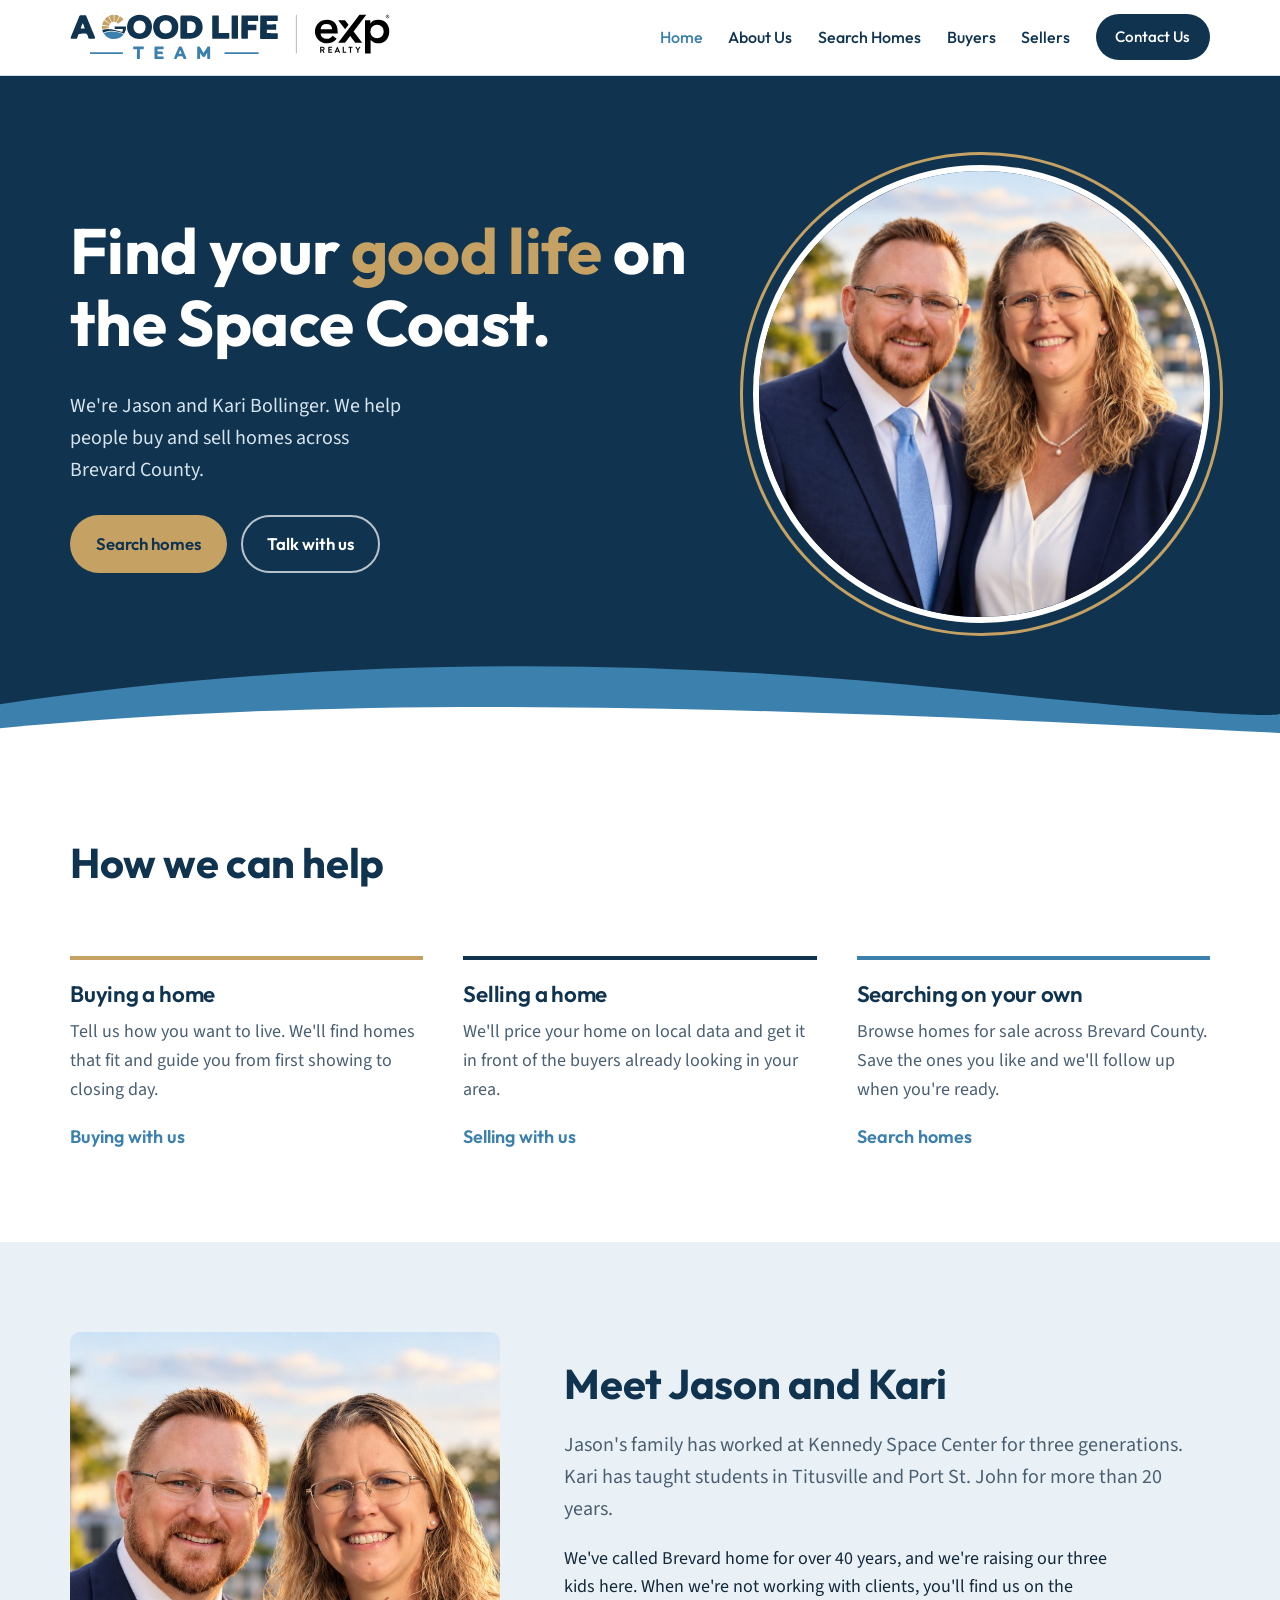
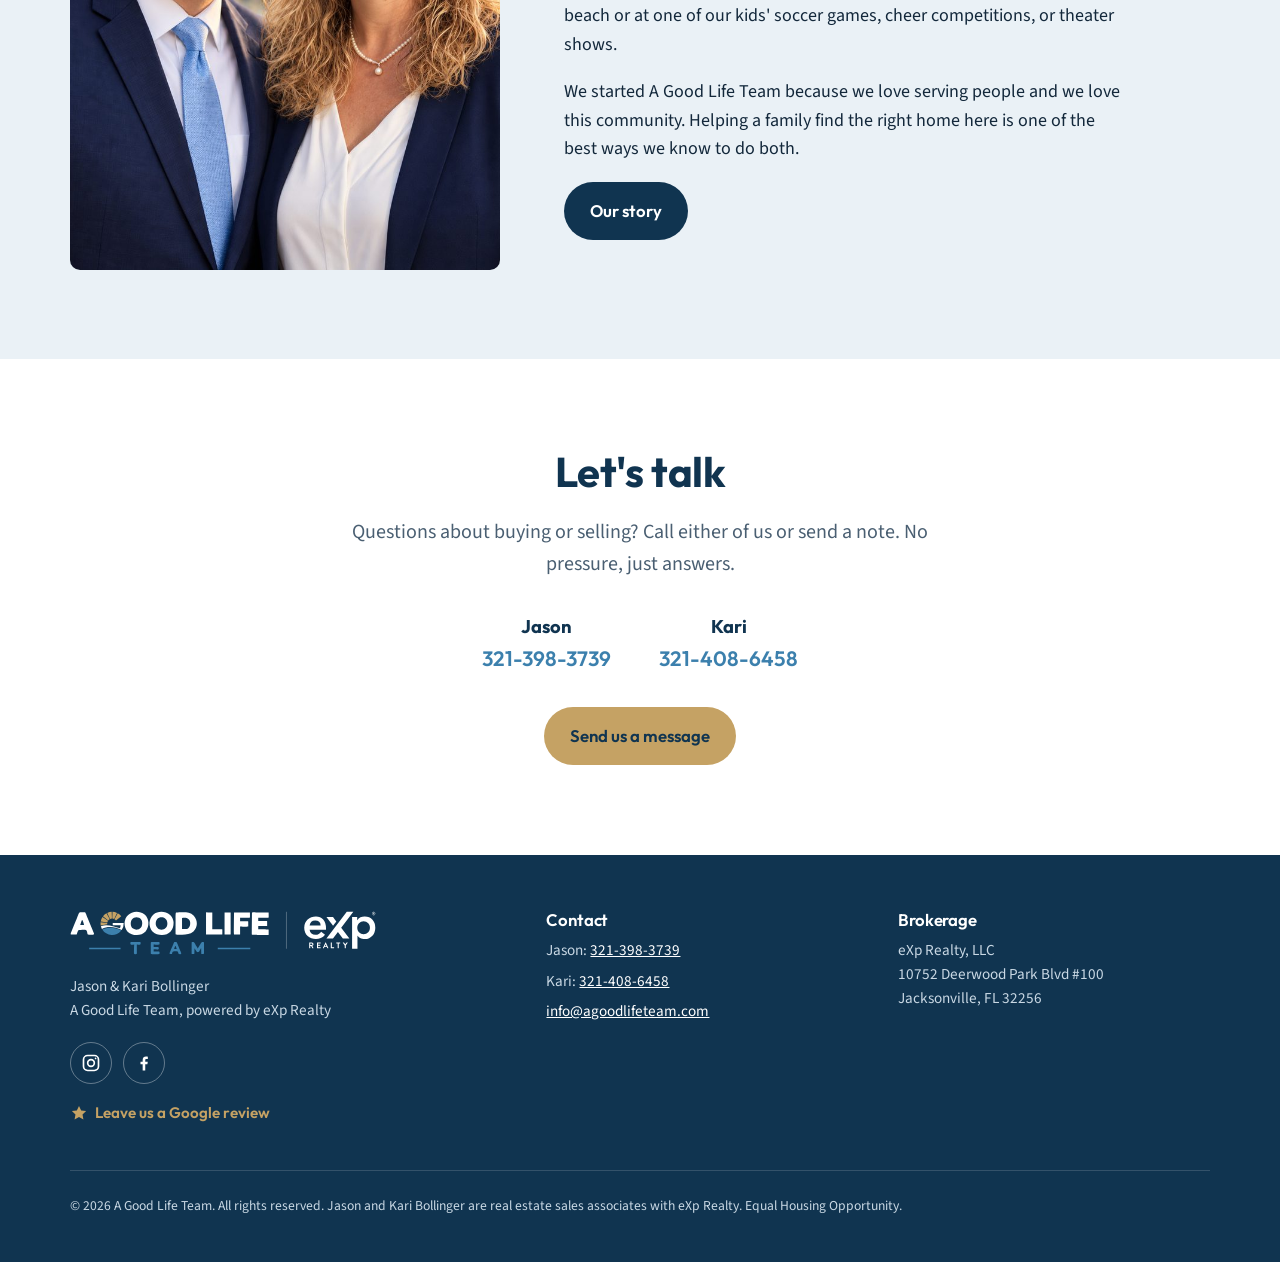
<file: index.html>
<!DOCTYPE html>
<html lang="en">
<head>
  <!-- Google tag (gtag.js) -->
  <script async src="https://www.googletagmanager.com/gtag/js?id=G-NNYSGWHN13"></script>
  <script>
    window.dataLayer = window.dataLayer || [];
    function gtag(){dataLayer.push(arguments);}
    gtag('js', new Date());
    gtag('config', 'G-NNYSGWHN13');
  </script>
  <meta charset="utf-8">
  <meta name="viewport" content="width=device-width, initial-scale=1">
  <title>A Good Life Team | Space Coast Real Estate | eXp Realty</title>
  <meta name="description" content="Jason and Kari Bollinger help people buy and sell homes across Brevard County and Florida's Space Coast. A Good Life Team, powered by eXp Realty.">
  <meta property="og:type" content="website">
  <meta property="og:site_name" content="A Good Life Team">
  <meta property="og:title" content="A Good Life Team | eXp Realty">
  <meta property="og:description" content="Jason and Kari Bollinger help people buy and sell homes across Brevard County and Florida's Space Coast. A Good Life Team, powered by eXp Realty.">
  <meta property="og:url" content="https://agoodlifeteam.com/">
  <meta property="og:image" content="https://agoodlifeteam.com/images/share.jpg">
  <meta property="og:image:width" content="1200">
  <meta property="og:image:height" content="630">
  <meta name="twitter:card" content="summary_large_image">
  <link rel="icon" href="images/logo.svg">
  <link rel="preconnect" href="https://fonts.googleapis.com">
  <link rel="preconnect" href="https://fonts.gstatic.com" crossorigin>
  <link href="https://fonts.googleapis.com/css2?family=Outfit:wght@500;600;700&family=Source+Sans+3:wght@400;600&display=swap" rel="stylesheet">
  <link rel="stylesheet" href="css/styles.css">
  <script type="application/ld+json">
{
  "@context": "https://schema.org",
  "@type": "RealEstateAgent",
  "@id": "https://agoodlifeteam.com/#team",
  "name": "A Good Life Team",
  "alternateName": "A Good Life Team, eXp Realty",
  "description": "Jason and Kari Bollinger help people buy and sell homes across Florida's Space Coast and Brevard County. A Good Life Team, powered by eXp Realty.",
  "url": "https://agoodlifeteam.com/",
  "image": "https://agoodlifeteam.com/images/share.jpg",
  "logo": "https://agoodlifeteam.com/images/logo.svg",
  "telephone": "+1-321-398-3739",
  "email": "info@agoodlifeteam.com",
  "areaServed": [
    {
      "@type": "City",
      "name": "Titusville, FL"
    },
    {
      "@type": "City",
      "name": "Mims, FL"
    },
    {
      "@type": "City",
      "name": "Cocoa, FL"
    },
    {
      "@type": "City",
      "name": "Rockledge, FL"
    },
    {
      "@type": "City",
      "name": "Merritt Island, FL"
    },
    {
      "@type": "City",
      "name": "Viera, FL"
    },
    {
      "@type": "City",
      "name": "Melbourne, FL"
    },
    {
      "@type": "City",
      "name": "Cocoa Beach, FL"
    },
    {
      "@type": "City",
      "name": "Cape Canaveral, FL"
    },
    {
      "@type": "City",
      "name": "Satellite Beach, FL"
    },
    {
      "@type": "City",
      "name": "Indian Harbour Beach, FL"
    },
    {
      "@type": "City",
      "name": "Indialantic, FL"
    },
    {
      "@type": "City",
      "name": "Melbourne Beach, FL"
    },
    {
      "@type": "AdministrativeArea",
      "name": "Brevard County, FL"
    }
  ],
  "member": [
    {
      "@type": "Person",
      "name": "Jason Bollinger",
      "telephone": "+1-321-398-3739",
      "jobTitle": "Real Estate Sales Associate"
    },
    {
      "@type": "Person",
      "name": "Kari Bollinger",
      "telephone": "+1-321-408-6458",
      "jobTitle": "Real Estate Sales Associate"
    }
  ],
  "parentOrganization": {
    "@type": "RealEstateAgent",
    "name": "eXp Realty, LLC",
    "url": "https://exprealty.com"
  },
  "sameAs": [
    "https://www.instagram.com/agoodlifeteam/",
    "https://www.facebook.com/agoodlifeteam"
  ]
}
  </script>
</head>
<body>
  <a class="skip" href="#main">Skip to content</a>

  <header class="site-header">
    <div class="wrap">
      <a class="brand" href="index.html"><img src="images/logo.svg" alt="A Good Life Team, eXp Realty"></a>
      <button class="menu-toggle" aria-expanded="false" aria-controls="nav">Menu</button>
      <nav class="nav" id="nav" aria-label="Main">
        <a href="index.html" aria-current="page">Home</a>
        <a href="about.html">About Us</a>
        <a href="search.html">Search Homes</a>
        <a href="buyers.html">Buyers</a>
        <a href="sellers.html">Sellers</a>
        <a class="btn btn-navy" href="contact.html">Contact Us</a>
      </nav>
    </div>
  </header>

  <main id="main">
    <section class="hero">
      <div class="wrap">
        <div>
          <h1>Find your <em>good life</em> on the Space Coast.</h1>
          <p>We're Jason and Kari Bollinger. We help people buy and sell homes across Brevard County.</p>
          <div class="actions">
            <a class="btn btn-gold" href="search.html">Search homes</a>
            <a class="btn btn-ghost" href="contact.html">Talk with us</a>
          </div>
        </div>
        <div class="hero-photo">
          <img src="images/jason-kari.jpg" alt="Jason and Kari Bollinger" width="900" height="900">
        </div>
      </div>
      <svg class="water" viewBox="0 0 1440 120" preserveAspectRatio="none" aria-hidden="true">
        <path d="M0 70 C 360 20, 720 20, 1080 55 S 1440 80, 1440 80 L1440 120 L0 120 Z" fill="#3C80AD"/>
        <path d="M0 95 C 400 60, 800 70, 1440 100 L1440 120 L0 120 Z" fill="#FFFFFF"/>
      </svg>
    </section>

    <section class="help">
      <div class="wrap">
        <div class="help-intro">
          <h2>How we can help</h2>
        </div>
        <div class="help-item">
          <h3>Buying a home</h3>
          <p>Tell us how you want to live. We'll find homes that fit and guide you from first showing to closing day.</p>
          <a href="buyers.html">Buying with us</a>
        </div>
        <div class="help-item">
          <h3>Selling a home</h3>
          <p>We'll price your home on local data and get it in front of the buyers already looking in your area.</p>
          <a href="sellers.html">Selling with us</a>
        </div>
        <div class="help-item">
          <h3>Searching on your own</h3>
          <p>Browse homes for sale across Brevard County. Save the ones you like and we'll follow up when you're ready.</p>
          <a href="search.html">Search homes</a>
        </div>
      </div>
    </section>

    <section class="meet">
      <div class="wrap">
        <img src="images/jason-kari.jpg" alt="Jason and Kari Bollinger on the water" width="900" height="900" loading="lazy">
        <div>
          <h2>Meet Jason and Kari</h2>
          <p class="lead">Jason's family has worked at Kennedy Space Center for three generations. Kari has taught students in Titusville and Port St. John for more than 20 years.</p>
          <p>We've called Brevard home for over 40 years, and we're raising our three kids here. When we're not working with clients, you'll find us on the beach or at one of our kids' soccer games, cheer competitions, or theater shows.</p>
          <p>We started A Good Life Team because we love serving people and we love this community. Helping a family find the right home here is one of the best ways we know to do both.</p>
          <a class="btn btn-navy" href="about.html">Our story</a>
        </div>
      </div>
    </section>

    <section class="talk">
      <div class="wrap">
        <h2>Let's talk</h2>
        <p class="lead">Questions about buying or selling? Call either of us or send a note. No pressure, just answers.</p>
        <div class="people">
          <div class="person"><strong>Jason</strong><a href="tel:+13213983739">321-398-3739</a></div>
          <div class="person"><strong>Kari</strong><a href="tel:+13214086458">321-408-6458</a></div>
        </div>
        <a class="btn btn-gold" href="contact.html">Send us a message</a>
      </div>
    </section>
  </main>

  <footer class="site-footer">
    <div class="wrap">
      <div class="footer-grid">
        <div>
          <img src="images/logo-white.svg" alt="A Good Life Team, eXp Realty">
          <p>Jason &amp; Kari Bollinger<br>A Good Life Team, powered by eXp Realty</p>
          <div class="social">
            <a href="https://www.instagram.com/agoodlifeteam/" target="_blank" rel="noopener" aria-label="A Good Life Team on Instagram"><svg viewBox="0 0 24 24" fill="none" stroke="currentColor" stroke-width="2" aria-hidden="true"><rect x="3" y="3" width="18" height="18" rx="5"/><circle cx="12" cy="12" r="4"/><circle cx="17.5" cy="6.5" r="1" fill="currentColor" stroke="none"/></svg></a>
            <a href="https://www.facebook.com/agoodlifeteam" target="_blank" rel="noopener" aria-label="A Good Life Team on Facebook"><svg viewBox="0 0 24 24" fill="currentColor" aria-hidden="true"><path d="M13.5 21v-7.5h2.6l.4-3h-3V8.6c0-.9.3-1.5 1.5-1.5h1.6V4.4c-.3 0-1.2-.1-2.3-.1-2.3 0-3.9 1.4-3.9 4v2.2H7.8v3h2.6V21h3.1z"/></svg></a>
          </div>
          <a class="review-link" href="https://g.page/r/CcZwB6-S0Ux2ECE/review" target="_blank" rel="noopener"><svg viewBox="0 0 24 24" fill="currentColor" aria-hidden="true"><path d="M12 2.5l2.9 6 6.6.9-4.8 4.6 1.2 6.5L12 17.4l-5.9 3.1 1.2-6.5L2.5 9.4l6.6-.9z"/></svg> Leave us a Google review</a>
        </div>
        <div>
          <h3>Contact</h3>
          <ul>
            <li>Jason: <a href="tel:+13213983739">321-398-3739</a></li>
            <li>Kari: <a href="tel:+13214086458">321-408-6458</a></li>
            <li><a href="mailto:info@agoodlifeteam.com">info@agoodlifeteam.com</a></li>
          </ul>
        </div>
        <div>
          <h3>Brokerage</h3>
          <p>eXp Realty, LLC<br>10752 Deerwood Park Blvd #100<br>Jacksonville, FL 32256</p>
        </div>
      </div>
      <div class="legal">
        <p>&copy; <span id="year">2026</span> A Good Life Team. All rights reserved. Jason and Kari Bollinger are real estate sales associates with eXp Realty. Equal Housing Opportunity.</p>
      </div>
    </div>
  </footer>

  <script>
    const t = document.querySelector('.menu-toggle'), n = document.getElementById('nav');
    t.addEventListener('click', () => {
      const open = n.classList.toggle('open');
      t.setAttribute('aria-expanded', open);
    });
    document.getElementById('year').textContent = new Date().getFullYear();
  </script>
</body>
</html>
</file>
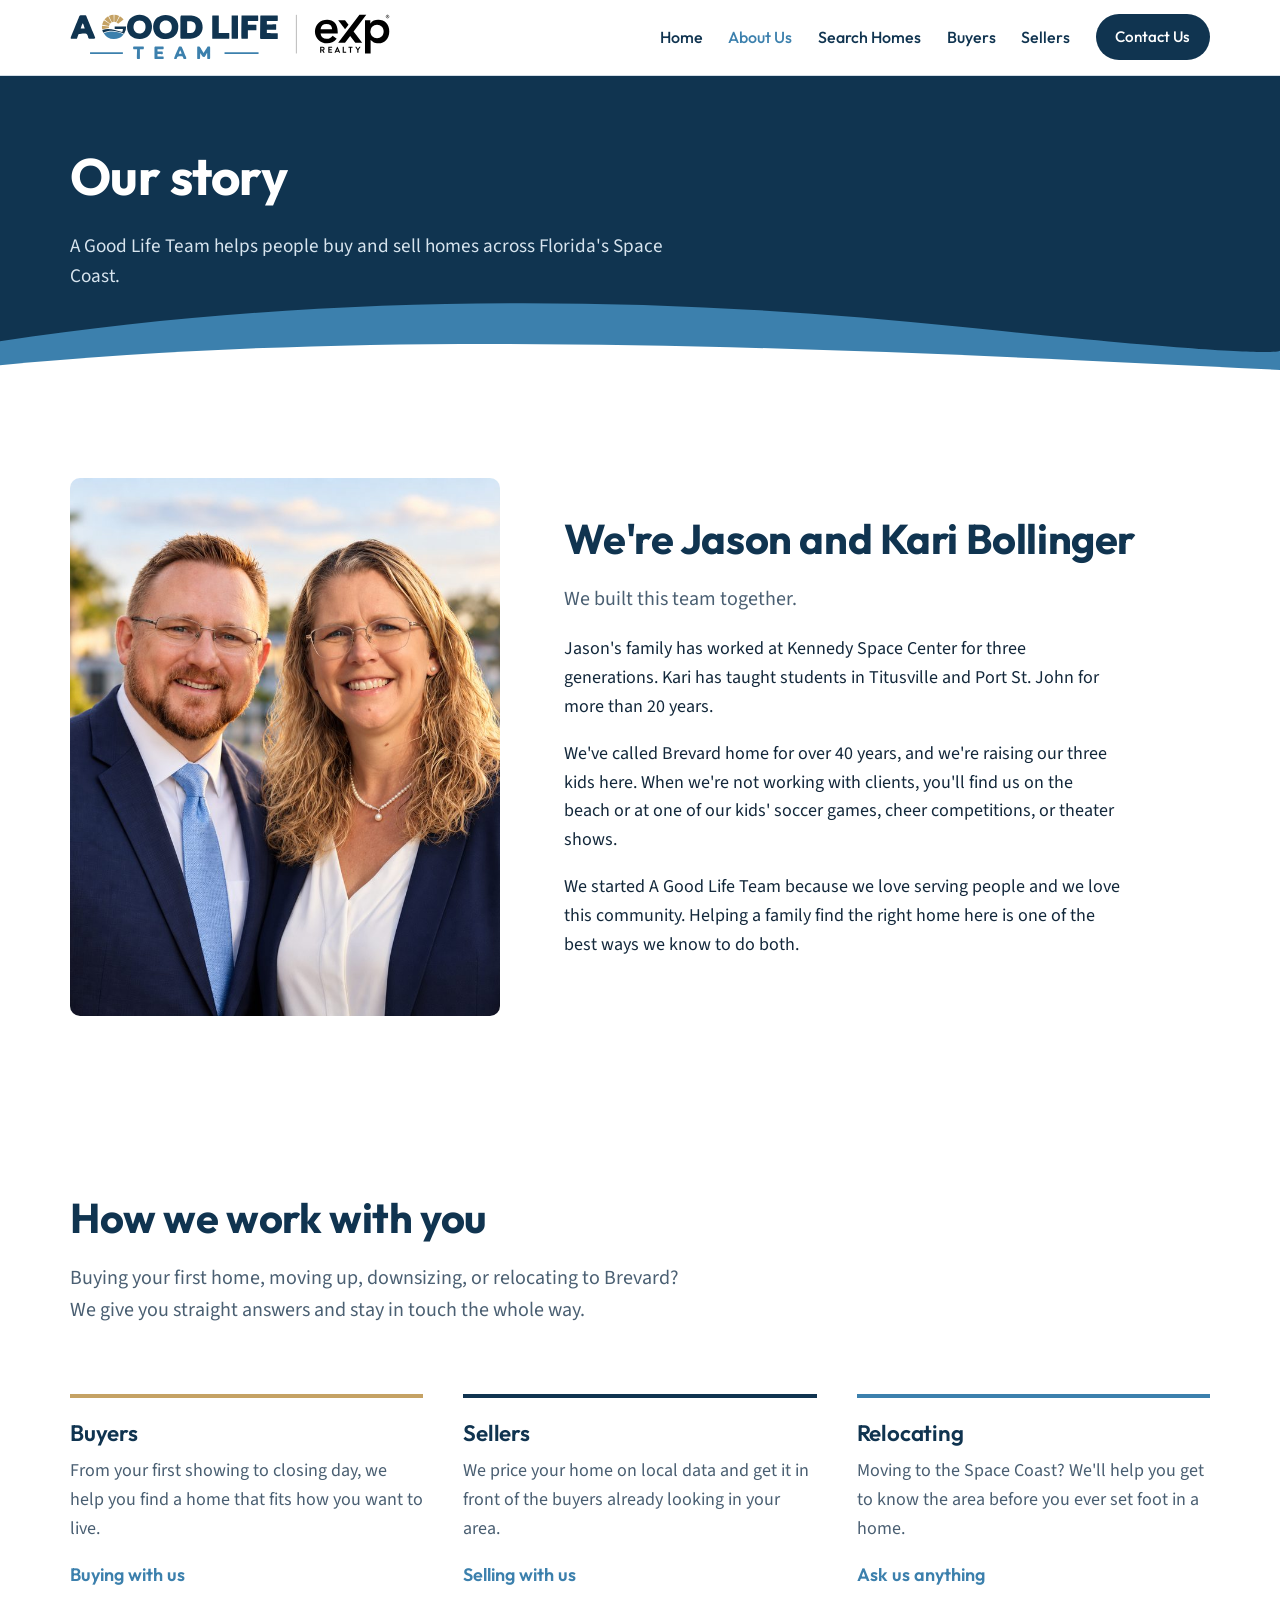
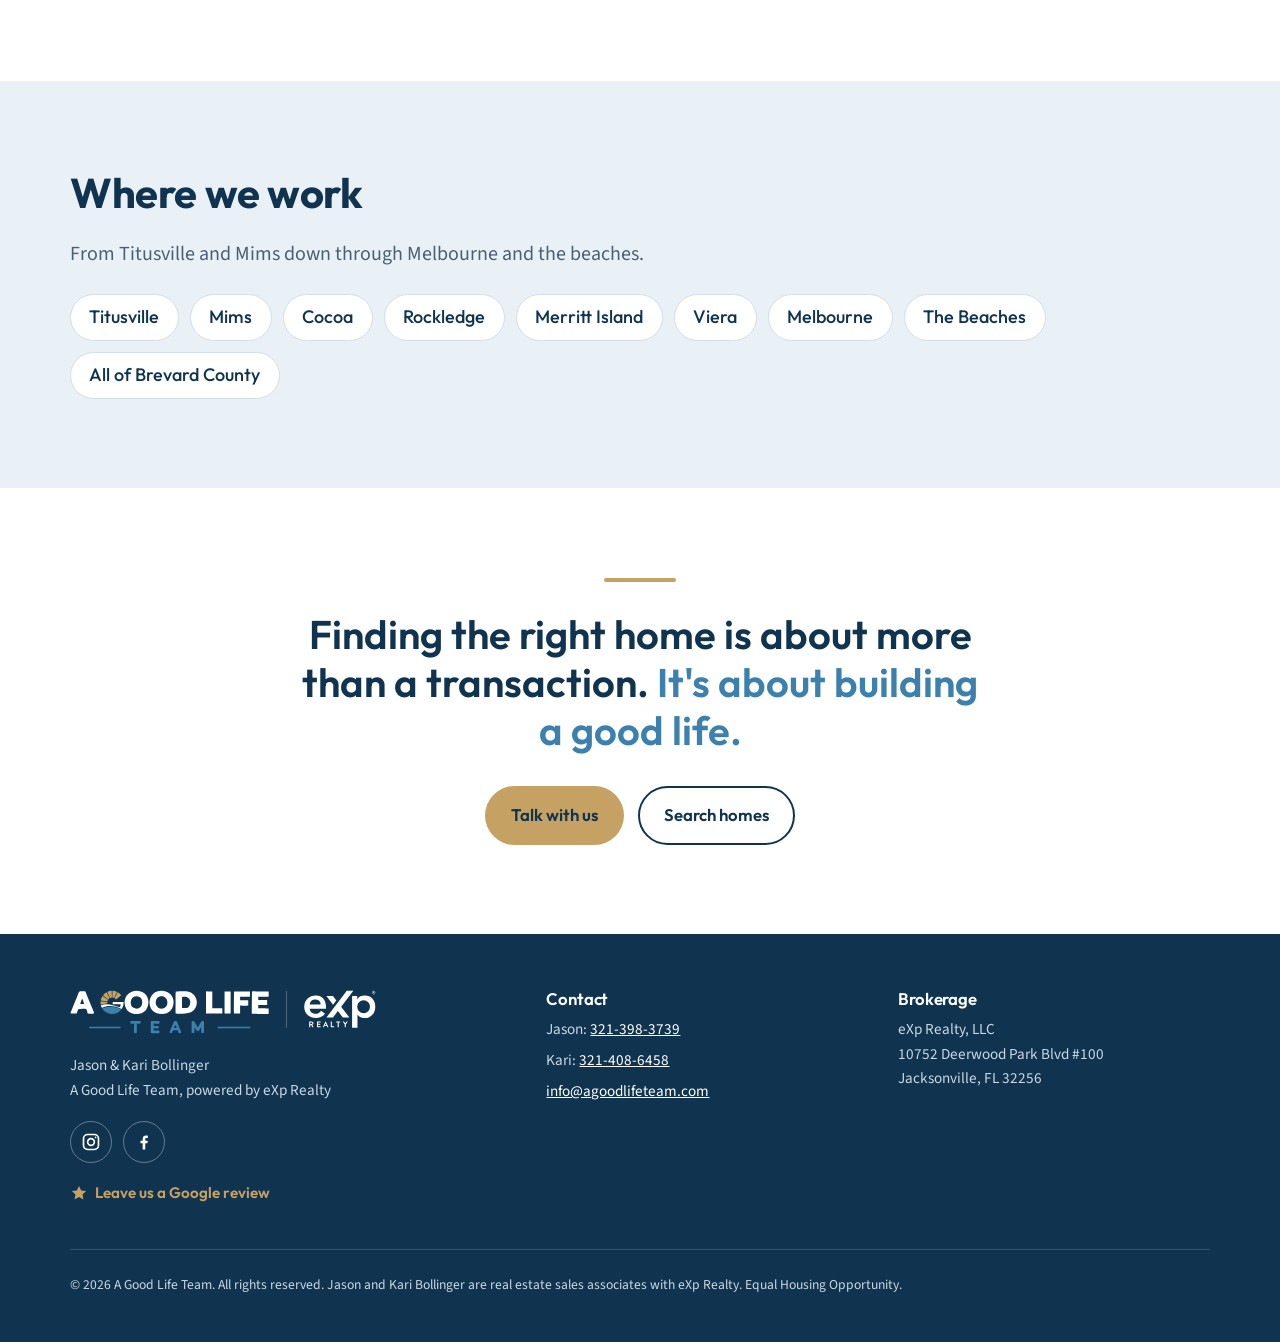
<file: about.html>
<!DOCTYPE html>
<html lang="en">
<head>
  <!-- Google tag (gtag.js) -->
  <script async src="https://www.googletagmanager.com/gtag/js?id=G-NNYSGWHN13"></script>
  <script>
    window.dataLayer = window.dataLayer || [];
    function gtag(){dataLayer.push(arguments);}
    gtag('js', new Date());
    gtag('config', 'G-NNYSGWHN13');
  </script>
  <meta charset="utf-8">
  <meta name="viewport" content="width=device-width, initial-scale=1">
  <title>About Us | Jason &amp; Kari Bollinger | A Good Life Team</title>
  <meta name="description" content="Meet Jason and Kari Bollinger of A Good Life Team with eXp Realty. Brevard County locals for over 40 years, helping buyers and sellers from Titusville to Melbourne.">
  <meta property="og:type" content="website">
  <meta property="og:site_name" content="A Good Life Team">
  <meta property="og:title" content="About Us | A Good Life Team | eXp Realty">
  <meta property="og:description" content="Meet Jason and Kari Bollinger of A Good Life Team with eXp Realty. Brevard County locals for over 40 years, helping buyers and sellers from Titusville to Melbourne.">
  <meta property="og:url" content="https://agoodlifeteam.com/about.html">
  <meta property="og:image" content="https://agoodlifeteam.com/images/share.jpg">
  <meta property="og:image:width" content="1200">
  <meta property="og:image:height" content="630">
  <meta name="twitter:card" content="summary_large_image">
  <link rel="icon" href="images/logo.svg">
  <link rel="preconnect" href="https://fonts.googleapis.com">
  <link rel="preconnect" href="https://fonts.gstatic.com" crossorigin>
  <link href="https://fonts.googleapis.com/css2?family=Outfit:wght@500;600;700&family=Source+Sans+3:wght@400;600&display=swap" rel="stylesheet">
  <link rel="stylesheet" href="css/styles.css">
</head>
<body>
  <a class="skip" href="#main">Skip to content</a>

  <header class="site-header">
    <div class="wrap">
      <a class="brand" href="index.html"><img src="images/logo.svg" alt="A Good Life Team, eXp Realty"></a>
      <button class="menu-toggle" aria-expanded="false" aria-controls="nav">Menu</button>
      <nav class="nav" id="nav" aria-label="Main">
        <a href="index.html">Home</a>
        <a href="about.html" aria-current="page">About Us</a>
        <a href="search.html">Search Homes</a>
        <a href="buyers.html">Buyers</a>
        <a href="sellers.html">Sellers</a>
        <a class="btn btn-navy" href="contact.html">Contact Us</a>
      </nav>
    </div>
  </header>

  <main id="main">
    <section class="page-head">
      <div class="wrap">
        <h1>Our story</h1>
        <p>A Good Life Team helps people buy and sell homes across Florida's Space Coast.</p>
      </div>
      <svg class="water" viewBox="0 0 1440 120" preserveAspectRatio="none" aria-hidden="true">
        <path d="M0 70 C 360 20, 720 20, 1080 55 S 1440 80, 1440 80 L1440 120 L0 120 Z" fill="#3C80AD"/>
        <path d="M0 95 C 400 60, 800 70, 1440 100 L1440 120 L0 120 Z" fill="#FFFFFF"/>
      </svg>
    </section>

    <section class="story">
      <div class="wrap">
        <img src="images/jason-kari.jpg" alt="Jason and Kari Bollinger" width="900" height="900">
        <div>
          <h2>We're Jason and Kari Bollinger</h2>
          <p class="lead">We built this team together.</p>
          <p>Jason's family has worked at Kennedy Space Center for three generations. Kari has taught students in Titusville and Port St. John for more than 20 years.</p>
          <p>We've called Brevard home for over 40 years, and we're raising our three kids here. When we're not working with clients, you'll find us on the beach or at one of our kids' soccer games, cheer competitions, or theater shows.</p>
          <p>We started A Good Life Team because we love serving people and we love this community. Helping a family find the right home here is one of the best ways we know to do both.</p>
        </div>
      </div>
    </section>

    <section class="help">
      <div class="wrap">
        <div class="help-intro">
          <h2>How we work with you</h2>
          <p class="lead">Buying your first home, moving up, downsizing, or relocating to Brevard? We give you straight answers and stay in touch the whole way.</p>
        </div>
        <div class="help-item">
          <h3>Buyers</h3>
          <p>From your first showing to closing day, we help you find a home that fits how you want to live.</p>
          <a href="buyers.html">Buying with us</a>
        </div>
        <div class="help-item">
          <h3>Sellers</h3>
          <p>We price your home on local data and get it in front of the buyers already looking in your area.</p>
          <a href="sellers.html">Selling with us</a>
        </div>
        <div class="help-item">
          <h3>Relocating</h3>
          <p>Moving to the Space Coast? We'll help you get to know the area before you ever set foot in a home.</p>
          <a href="contact.html">Ask us anything</a>
        </div>
      </div>
    </section>

    <section class="areas">
      <div class="wrap">
        <h2>Where we work</h2>
        <p class="lead">From Titusville and Mims down through Melbourne and the beaches.</p>
        <ul class="area-list">
          <li>Titusville</li>
          <li>Mims</li>
          <li>Cocoa</li>
          <li>Rockledge</li>
          <li>Merritt Island</li>
          <li>Viera</li>
          <li>Melbourne</li>
          <li>The Beaches</li>
          <li>All of Brevard County</li>
        </ul>
      </div>
    </section>

    <section class="closer">
      <div class="wrap">
        <div class="rule"></div>
        <blockquote>Finding the right home is about more than a transaction. <span>It's about building a good life.</span></blockquote>
        <div class="actions">
          <a class="btn btn-gold" href="contact.html">Talk with us</a>
          <a class="btn btn-outline" href="search.html">Search homes</a>
        </div>
      </div>
    </section>
  </main>

  <footer class="site-footer">
    <div class="wrap">
      <div class="footer-grid">
        <div>
          <img src="images/logo-white.svg" alt="A Good Life Team, eXp Realty">
          <p>Jason &amp; Kari Bollinger<br>A Good Life Team, powered by eXp Realty</p>
          <div class="social">
            <a href="https://www.instagram.com/agoodlifeteam/" target="_blank" rel="noopener" aria-label="A Good Life Team on Instagram"><svg viewBox="0 0 24 24" fill="none" stroke="currentColor" stroke-width="2" aria-hidden="true"><rect x="3" y="3" width="18" height="18" rx="5"/><circle cx="12" cy="12" r="4"/><circle cx="17.5" cy="6.5" r="1" fill="currentColor" stroke="none"/></svg></a>
            <a href="https://www.facebook.com/agoodlifeteam" target="_blank" rel="noopener" aria-label="A Good Life Team on Facebook"><svg viewBox="0 0 24 24" fill="currentColor" aria-hidden="true"><path d="M13.5 21v-7.5h2.6l.4-3h-3V8.6c0-.9.3-1.5 1.5-1.5h1.6V4.4c-.3 0-1.2-.1-2.3-.1-2.3 0-3.9 1.4-3.9 4v2.2H7.8v3h2.6V21h3.1z"/></svg></a>
          </div>
          <a class="review-link" href="https://g.page/r/CcZwB6-S0Ux2ECE/review" target="_blank" rel="noopener"><svg viewBox="0 0 24 24" fill="currentColor" aria-hidden="true"><path d="M12 2.5l2.9 6 6.6.9-4.8 4.6 1.2 6.5L12 17.4l-5.9 3.1 1.2-6.5L2.5 9.4l6.6-.9z"/></svg> Leave us a Google review</a>
        </div>
        <div>
          <h3>Contact</h3>
          <ul>
            <li>Jason: <a href="tel:+13213983739">321-398-3739</a></li>
            <li>Kari: <a href="tel:+13214086458">321-408-6458</a></li>
            <li><a href="mailto:info@agoodlifeteam.com">info@agoodlifeteam.com</a></li>
          </ul>
        </div>
        <div>
          <h3>Brokerage</h3>
          <p>eXp Realty, LLC<br>10752 Deerwood Park Blvd #100<br>Jacksonville, FL 32256</p>
        </div>
      </div>
      <div class="legal">
        <p>&copy; <span id="year">2026</span> A Good Life Team. All rights reserved. Jason and Kari Bollinger are real estate sales associates with eXp Realty. Equal Housing Opportunity.</p>
      </div>
    </div>
  </footer>

  <script>
    const t = document.querySelector('.menu-toggle'), n = document.getElementById('nav');
    t.addEventListener('click', () => {
      const open = n.classList.toggle('open');
      t.setAttribute('aria-expanded', open);
    });
    document.getElementById('year').textContent = new Date().getFullYear();
  </script>
</body>
</html>
</file>
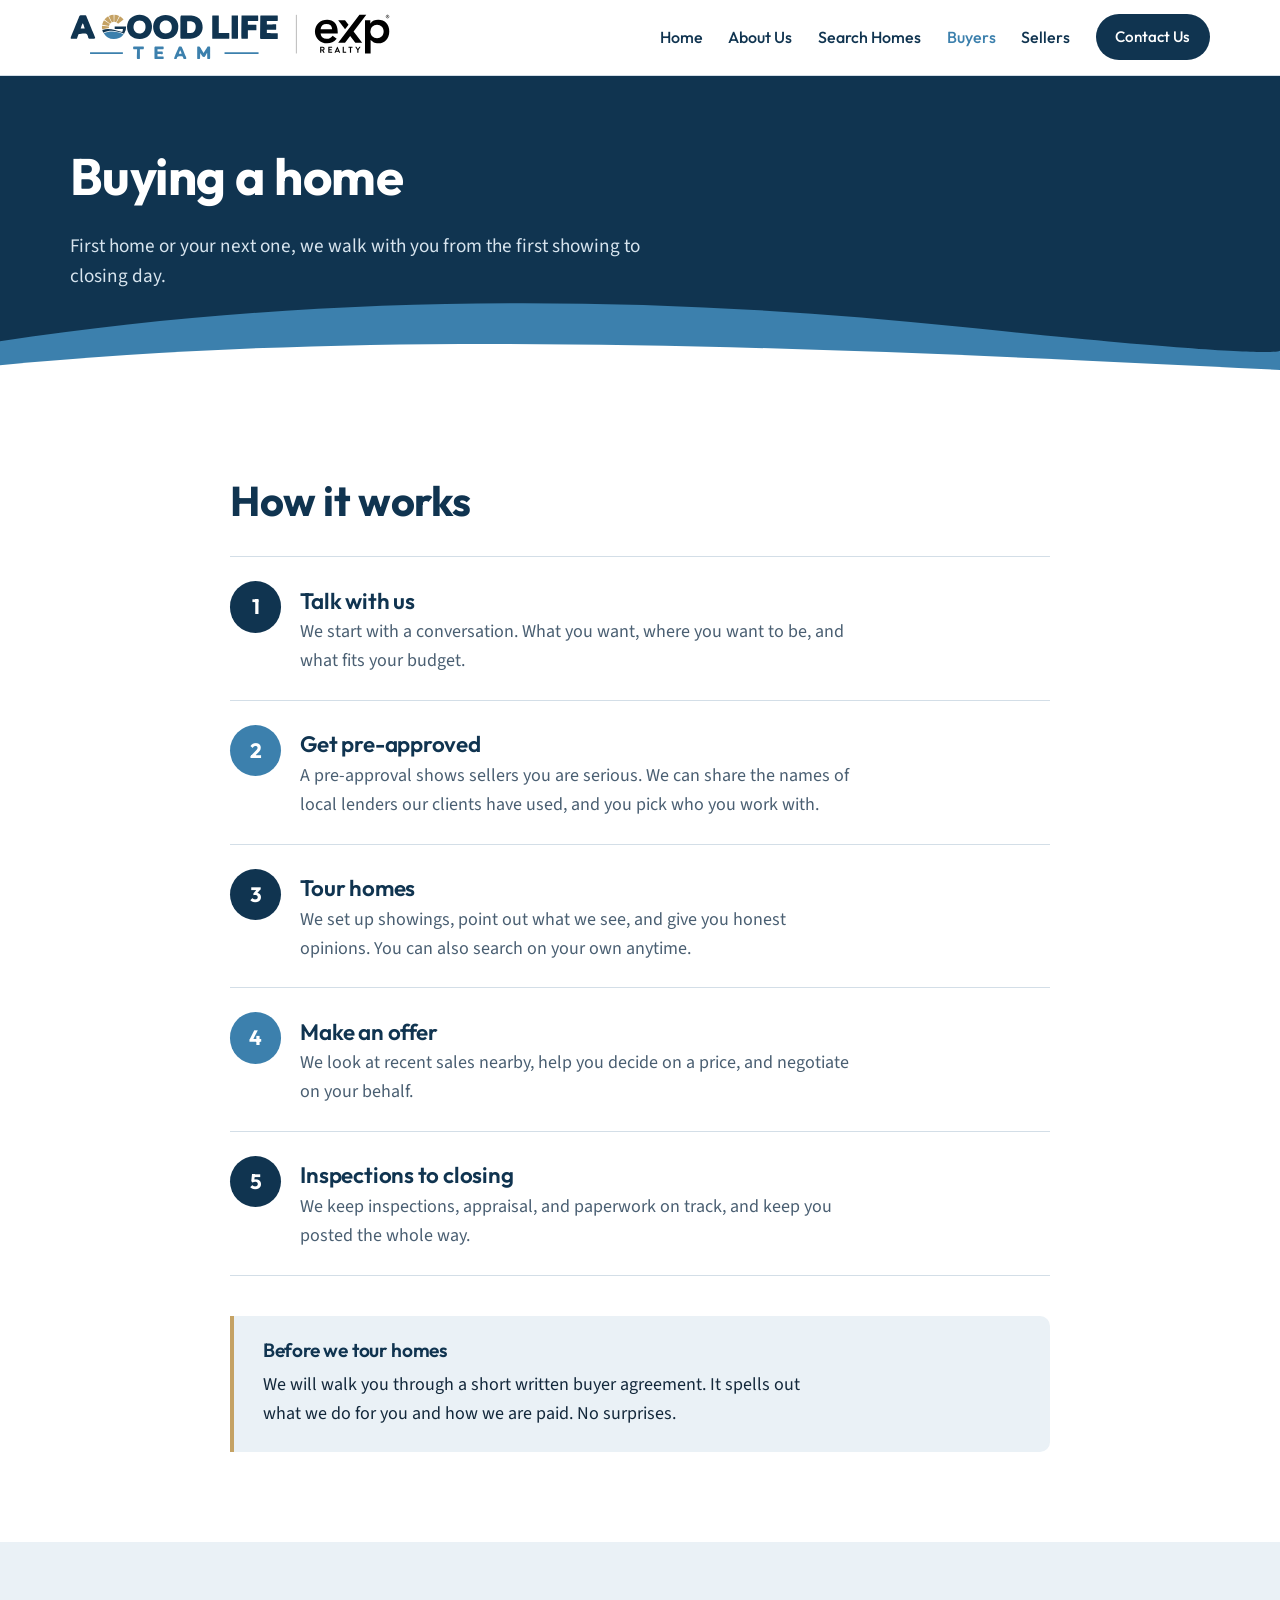
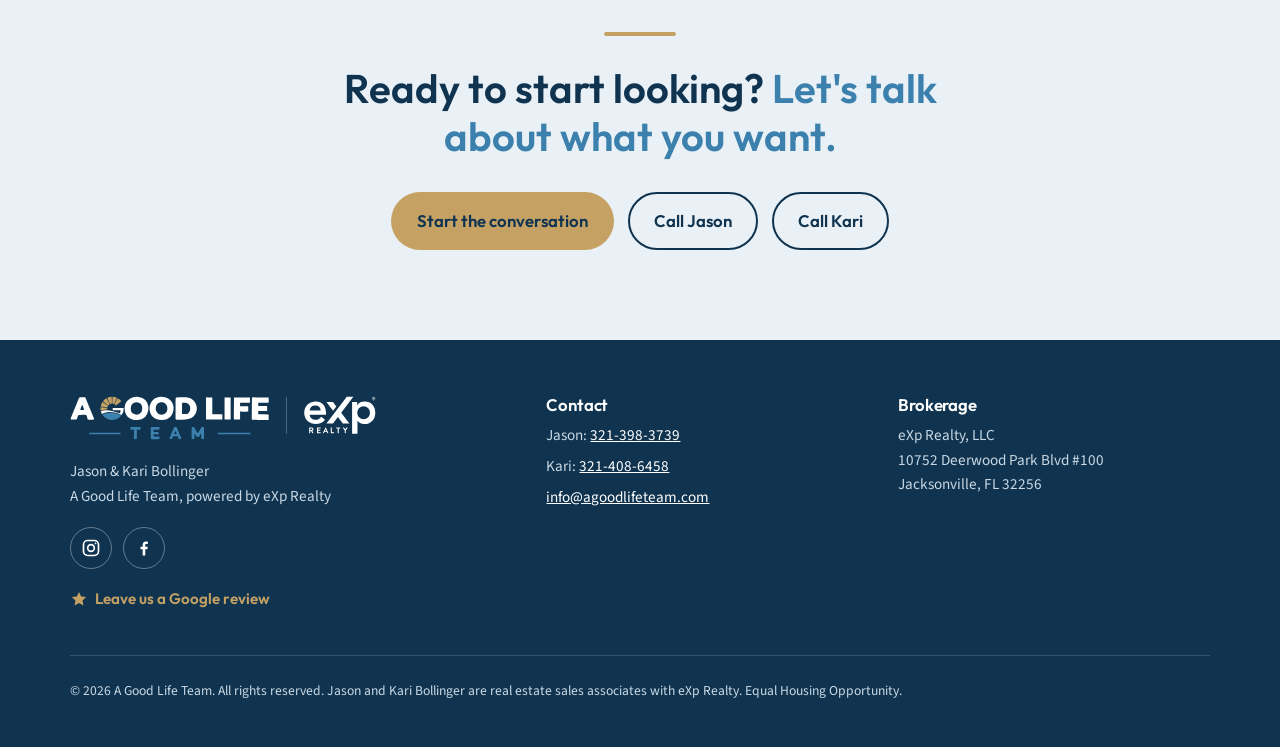
<file: buyers.html>
<!DOCTYPE html>
<html lang="en">
<head>
  <!-- Google tag (gtag.js) -->
  <script async src="https://www.googletagmanager.com/gtag/js?id=G-NNYSGWHN13"></script>
  <script>
    window.dataLayer = window.dataLayer || [];
    function gtag(){dataLayer.push(arguments);}
    gtag('js', new Date());
    gtag('config', 'G-NNYSGWHN13');
  </script>
  <meta charset="utf-8">
  <meta name="viewport" content="width=device-width, initial-scale=1">
  <title>Buying a Home in Brevard County | A Good Life Team | eXp Realty</title>
  <meta name="description" content="Buying a home on the Space Coast? Jason and Kari Bollinger guide buyers from first showing to closing across Titusville, Merritt Island, Viera, Melbourne, and all of Brevard County.">
  <meta property="og:type" content="website">
  <meta property="og:site_name" content="A Good Life Team">
  <meta property="og:title" content="Buying a Home | A Good Life Team | eXp Realty">
  <meta property="og:description" content="Buying a home on the Space Coast? Jason and Kari Bollinger guide buyers from first showing to closing across Titusville, Merritt Island, Viera, Melbourne, and all of Brevard County.">
  <meta property="og:url" content="https://agoodlifeteam.com/buyers.html">
  <meta property="og:image" content="https://agoodlifeteam.com/images/share.jpg">
  <meta property="og:image:width" content="1200">
  <meta property="og:image:height" content="630">
  <meta name="twitter:card" content="summary_large_image">
  <link rel="icon" href="images/logo.svg">
  <link rel="preconnect" href="https://fonts.googleapis.com">
  <link rel="preconnect" href="https://fonts.gstatic.com" crossorigin>
  <link href="https://fonts.googleapis.com/css2?family=Outfit:wght@500;600;700&family=Source+Sans+3:wght@400;600&display=swap" rel="stylesheet">
  <link rel="stylesheet" href="css/styles.css">
</head>
<body>
  <a class="skip" href="#main">Skip to content</a>

  <header class="site-header">
    <div class="wrap">
      <a class="brand" href="index.html"><img src="images/logo.svg" alt="A Good Life Team, eXp Realty"></a>
      <button class="menu-toggle" aria-expanded="false" aria-controls="nav">Menu</button>
      <nav class="nav" id="nav" aria-label="Main">
        <a href="index.html">Home</a>
        <a href="about.html">About Us</a>
        <a href="search.html">Search Homes</a>
        <a href="buyers.html" aria-current="page">Buyers</a>
        <a href="sellers.html">Sellers</a>
        <a class="btn btn-navy" href="contact.html">Contact Us</a>
      </nav>
    </div>
  </header>

  <main id="main">
    <section class="page-head">
      <div class="wrap">
        <h1>Buying a home</h1>
        <p>First home or your next one, we walk with you from the first showing to closing day.</p>
      </div>
      <svg class="water" viewBox="0 0 1440 120" preserveAspectRatio="none" aria-hidden="true">
        <path d="M0 70 C 360 20, 720 20, 1080 55 S 1440 80, 1440 80 L1440 120 L0 120 Z" fill="#3C80AD"/>
        <path d="M0 95 C 400 60, 800 70, 1440 100 L1440 120 L0 120 Z" fill="#FFFFFF"/>
      </svg>
    </section>

    <section>
      <div class="wrap" style="max-width:820px">
        <h2>How it works</h2>
        <ol class="steps">
          <li><div><h3>Talk with us</h3><p>We start with a conversation. What you want, where you want to be, and what fits your budget.</p></div></li>
          <li><div><h3>Get pre-approved</h3><p>A pre-approval shows sellers you are serious. We can share the names of local lenders our clients have used, and you pick who you work with.</p></div></li>
          <li><div><h3>Tour homes</h3><p>We set up showings, point out what we see, and give you honest opinions. You can also search on your own anytime.</p></div></li>
          <li><div><h3>Make an offer</h3><p>We look at recent sales nearby, help you decide on a price, and negotiate on your behalf.</p></div></li>
          <li><div><h3>Inspections to closing</h3><p>We keep inspections, appraisal, and paperwork on track, and keep you posted the whole way.</p></div></li>
        </ol>
        <div class="callout">
          <h3>Before we tour homes</h3>
          <p>We will walk you through a short written buyer agreement. It spells out what we do for you and how we are paid. No surprises.</p>
        </div>
      </div>
    </section>

    <section class="closer" style="background:var(--mist)">
      <div class="wrap">
        <div class="rule"></div>
        <blockquote>Ready to start looking? <span>Let's talk about what you want.</span></blockquote>
        <div class="actions">
          <a class="btn btn-gold" href="contact.html?interest=Buying">Start the conversation</a>
          <a class="btn btn-outline" href="tel:+13213983739">Call Jason</a>
          <a class="btn btn-outline" href="tel:+13214086458">Call Kari</a>
        </div>
      </div>
    </section>
  </main>

  <footer class="site-footer">
    <div class="wrap">
      <div class="footer-grid">
        <div>
          <img src="images/logo-white.svg" alt="A Good Life Team, eXp Realty">
          <p>Jason &amp; Kari Bollinger<br>A Good Life Team, powered by eXp Realty</p>
          <div class="social">
            <a href="https://www.instagram.com/agoodlifeteam/" target="_blank" rel="noopener" aria-label="A Good Life Team on Instagram"><svg viewBox="0 0 24 24" fill="none" stroke="currentColor" stroke-width="2" aria-hidden="true"><rect x="3" y="3" width="18" height="18" rx="5"/><circle cx="12" cy="12" r="4"/><circle cx="17.5" cy="6.5" r="1" fill="currentColor" stroke="none"/></svg></a>
            <a href="https://www.facebook.com/agoodlifeteam" target="_blank" rel="noopener" aria-label="A Good Life Team on Facebook"><svg viewBox="0 0 24 24" fill="currentColor" aria-hidden="true"><path d="M13.5 21v-7.5h2.6l.4-3h-3V8.6c0-.9.3-1.5 1.5-1.5h1.6V4.4c-.3 0-1.2-.1-2.3-.1-2.3 0-3.9 1.4-3.9 4v2.2H7.8v3h2.6V21h3.1z"/></svg></a>
          </div>
          <a class="review-link" href="https://g.page/r/CcZwB6-S0Ux2ECE/review" target="_blank" rel="noopener"><svg viewBox="0 0 24 24" fill="currentColor" aria-hidden="true"><path d="M12 2.5l2.9 6 6.6.9-4.8 4.6 1.2 6.5L12 17.4l-5.9 3.1 1.2-6.5L2.5 9.4l6.6-.9z"/></svg> Leave us a Google review</a>
        </div>
        <div>
          <h3>Contact</h3>
          <ul>
            <li>Jason: <a href="tel:+13213983739">321-398-3739</a></li>
            <li>Kari: <a href="tel:+13214086458">321-408-6458</a></li>
            <li><a href="mailto:info@agoodlifeteam.com">info@agoodlifeteam.com</a></li>
          </ul>
        </div>
        <div>
          <h3>Brokerage</h3>
          <p>eXp Realty, LLC<br>10752 Deerwood Park Blvd #100<br>Jacksonville, FL 32256</p>
        </div>
      </div>
      <div class="legal">
        <p>&copy; <span id="year">2026</span> A Good Life Team. All rights reserved. Jason and Kari Bollinger are real estate sales associates with eXp Realty. Equal Housing Opportunity.</p>
      </div>
    </div>
  </footer>

  <script>
    const t = document.querySelector('.menu-toggle'), n = document.getElementById('nav');
    t.addEventListener('click', () => {
      const open = n.classList.toggle('open');
      t.setAttribute('aria-expanded', open);
    });
    document.getElementById('year').textContent = new Date().getFullYear();
  </script>
</body>
</html>
</file>
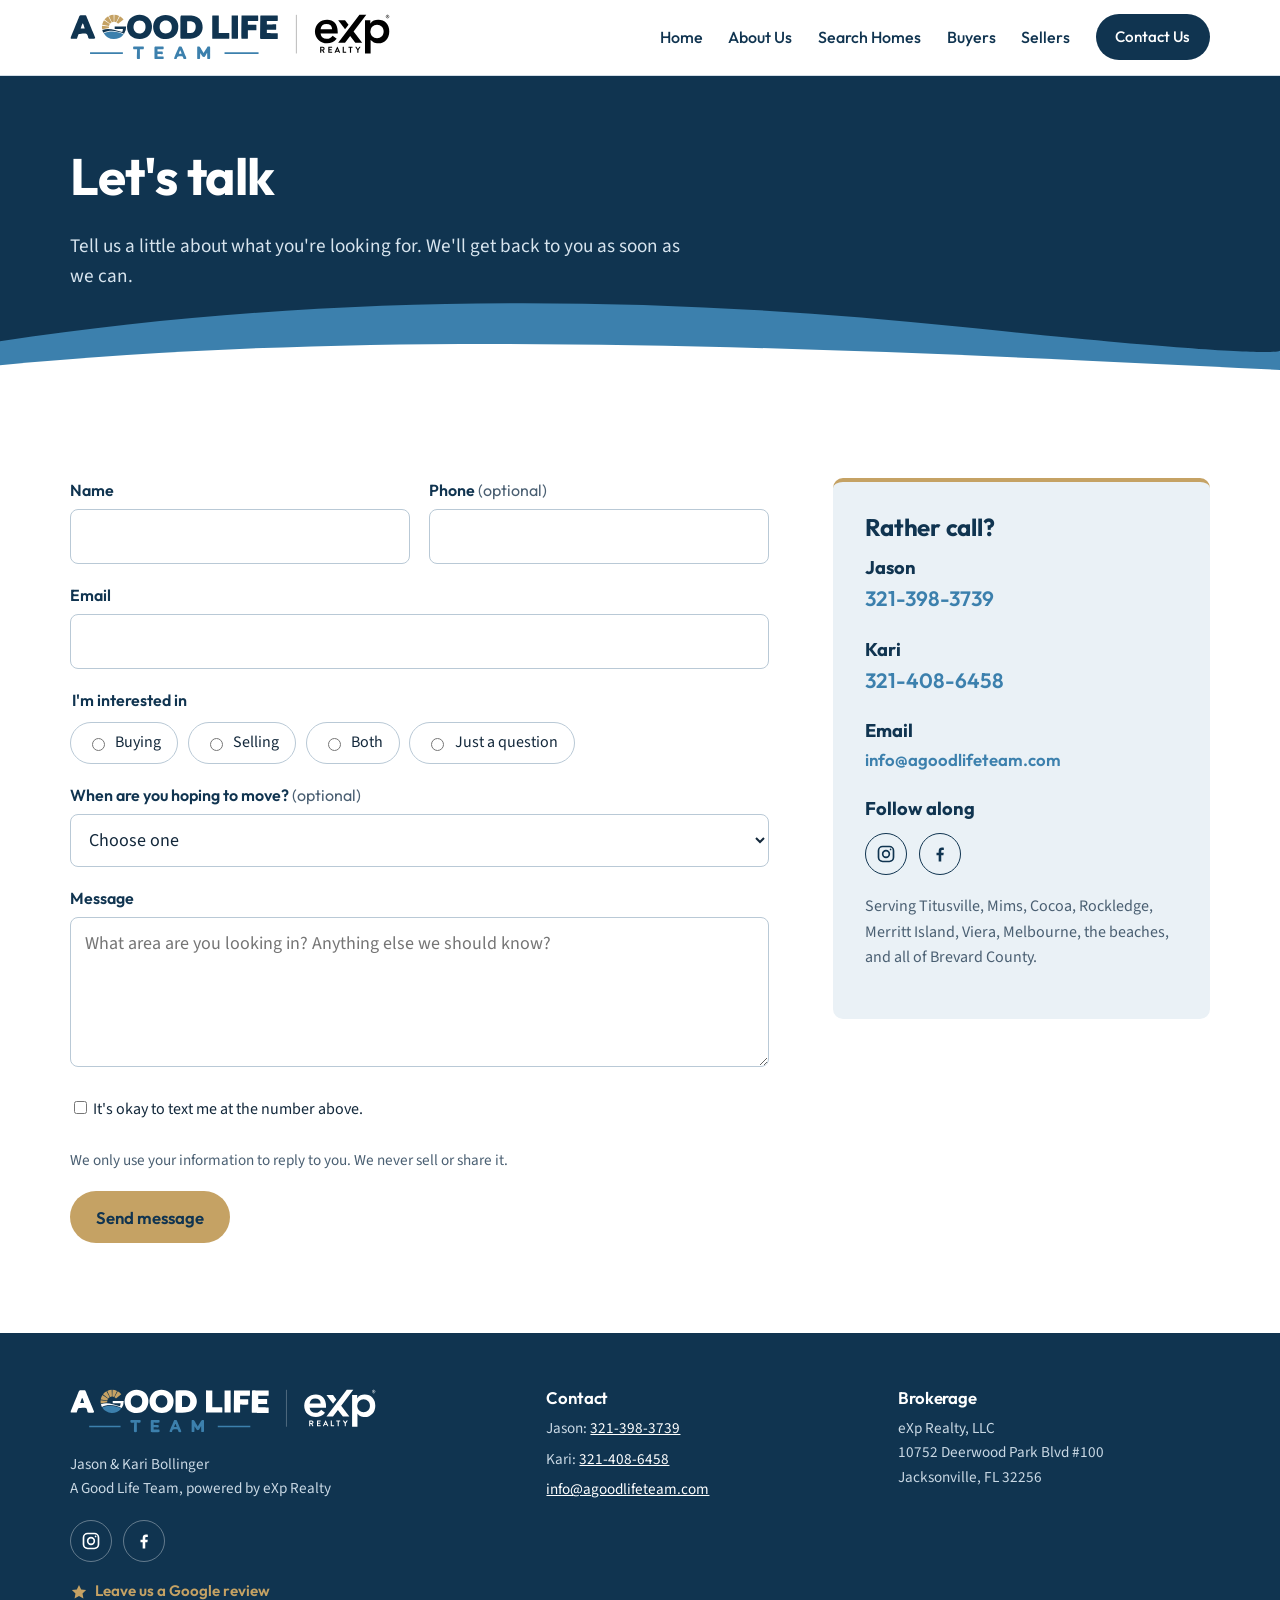
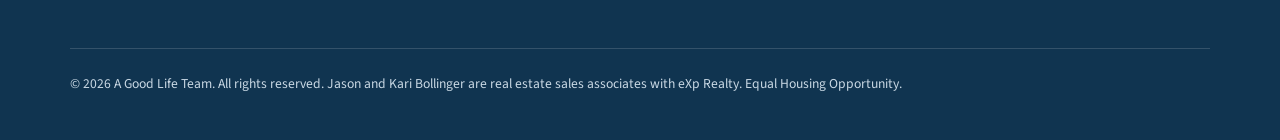
<file: contact.html>
<!DOCTYPE html>
<html lang="en">
<head>
  <!-- Google tag (gtag.js) -->
  <script async src="https://www.googletagmanager.com/gtag/js?id=G-NNYSGWHN13"></script>
  <script>
    window.dataLayer = window.dataLayer || [];
    function gtag(){dataLayer.push(arguments);}
    gtag('js', new Date());
    gtag('config', 'G-NNYSGWHN13');
  </script>
  <meta charset="utf-8">
  <meta name="viewport" content="width=device-width, initial-scale=1">
  <title>Contact Us | A Good Life Team | eXp Realty</title>
  <meta name="description" content="Contact Jason and Kari Bollinger, A Good Life Team with eXp Realty. Buying or selling a home in Brevard County? Call, text, or send us a message.">
  <meta property="og:type" content="website">
  <meta property="og:site_name" content="A Good Life Team">
  <meta property="og:title" content="Contact Us | A Good Life Team | eXp Realty">
  <meta property="og:description" content="Contact Jason and Kari Bollinger, A Good Life Team with eXp Realty. Buying or selling a home in Brevard County? Call, text, or send us a message.">
  <meta property="og:url" content="https://agoodlifeteam.com/contact.html">
  <meta property="og:image" content="https://agoodlifeteam.com/images/share.jpg">
  <meta property="og:image:width" content="1200">
  <meta property="og:image:height" content="630">
  <meta name="twitter:card" content="summary_large_image">
  <link rel="icon" href="images/logo.svg">
  <link rel="preconnect" href="https://fonts.googleapis.com">
  <link rel="preconnect" href="https://fonts.gstatic.com" crossorigin>
  <link href="https://fonts.googleapis.com/css2?family=Outfit:wght@500;600;700&family=Source+Sans+3:wght@400;600&display=swap" rel="stylesheet">
  <link rel="stylesheet" href="css/styles.css">
</head>
<body>
  <a class="skip" href="#main">Skip to content</a>

  <header class="site-header">
    <div class="wrap">
      <a class="brand" href="index.html"><img src="images/logo.svg" alt="A Good Life Team, eXp Realty"></a>
      <button class="menu-toggle" aria-expanded="false" aria-controls="nav">Menu</button>
      <nav class="nav" id="nav" aria-label="Main">
        <a href="index.html">Home</a>
        <a href="about.html">About Us</a>
        <a href="search.html">Search Homes</a>
        <a href="buyers.html">Buyers</a>
        <a href="sellers.html">Sellers</a>
        <a class="btn btn-navy" href="contact.html" aria-current="page">Contact Us</a>
      </nav>
    </div>
  </header>

  <main id="main">
    <section class="page-head">
      <div class="wrap">
        <h1>Let's talk</h1>
        <p>Tell us a little about what you're looking for. We'll get back to you as soon as we can.</p>
      </div>
      <svg class="water" viewBox="0 0 1440 120" preserveAspectRatio="none" aria-hidden="true">
        <path d="M0 70 C 360 20, 720 20, 1080 55 S 1440 80, 1440 80 L1440 120 L0 120 Z" fill="#3C80AD"/>
        <path d="M0 95 C 400 60, 800 70, 1440 100 L1440 120 L0 120 Z" fill="#FFFFFF"/>
      </svg>
    </section>

    <section class="contact">
      <div class="wrap">
        <form class="form" name="contact" method="POST" action="/thanks.html" data-netlify="true" netlify-honeypot="bot-field">
          <input type="hidden" name="form-name" value="contact">
          <input type="hidden" name="subject" value="NEW LEAD-AGL WEBSITE">
          <p class="hidden"><label>Leave this empty: <input name="bot-field"></label></p>

          <div class="row">
            <div>
              <label for="name">Name</label>
              <input id="name" name="name" type="text" autocomplete="name" required>
            </div>
            <div>
              <label for="phone">Phone <span class="opt">(optional)</span></label>
              <input id="phone" name="phone" type="tel" autocomplete="tel">
            </div>
          </div>

          <div>
            <label for="email">Email</label>
            <input id="email" name="email" type="email" autocomplete="email" required>
          </div>

          <fieldset>
            <legend>I'm interested in</legend>
            <div class="choices">
              <label><input type="radio" name="interest" value="Buying" required> Buying</label>
              <label><input type="radio" name="interest" value="Selling"> Selling</label>
              <label><input type="radio" name="interest" value="Buying and selling"> Both</label>
              <label><input type="radio" name="interest" value="Just a question"> Just a question</label>
            </div>
          </fieldset>

          <div>
            <label for="timeline">When are you hoping to move? <span class="opt">(optional)</span></label>
            <select id="timeline" name="timeline">
              <option value="">Choose one</option>
              <option>As soon as possible</option>
              <option>In 1 to 3 months</option>
              <option>In 3 to 6 months</option>
              <option>6 months or more</option>
              <option>Not sure yet</option>
            </select>
          </div>

          <div>
            <label for="message">Message</label>
            <textarea id="message" name="message" placeholder="What area are you looking in? Anything else we should know?"></textarea>
          </div>

          <label class="check"><input type="checkbox" name="ok-to-text" value="Yes"> It's okay to text me at the number above.</label>

          <p class="note">We only use your information to reply to you. We never sell or share it.</p>
          <button class="btn btn-gold" type="submit">Send message</button>
        </form>

        <aside class="reach">
          <h2>Rather call?</h2>
          <div class="person"><strong>Jason</strong><a href="tel:+13213983739">321-398-3739</a></div>
          <div class="person"><strong>Kari</strong><a href="tel:+13214086458">321-408-6458</a></div>
          <div class="person"><strong>Email</strong><a href="mailto:info@agoodlifeteam.com" style="font-size:1.05rem">info@agoodlifeteam.com</a></div>
          <div class="person"><strong>Follow along</strong></div>
          <div class="social" style="margin-top:-.6rem;margin-bottom:1.2rem">
            <a href="https://www.instagram.com/agoodlifeteam/" target="_blank" rel="noopener" aria-label="A Good Life Team on Instagram"><svg viewBox="0 0 24 24" fill="none" stroke="currentColor" stroke-width="2" aria-hidden="true"><rect x="3" y="3" width="18" height="18" rx="5"/><circle cx="12" cy="12" r="4"/><circle cx="17.5" cy="6.5" r="1" fill="currentColor" stroke="none"/></svg></a>
            <a href="https://www.facebook.com/agoodlifeteam" target="_blank" rel="noopener" aria-label="A Good Life Team on Facebook"><svg viewBox="0 0 24 24" fill="currentColor" aria-hidden="true"><path d="M13.5 21v-7.5h2.6l.4-3h-3V8.6c0-.9.3-1.5 1.5-1.5h1.6V4.4c-.3 0-1.2-.1-2.3-.1-2.3 0-3.9 1.4-3.9 4v2.2H7.8v3h2.6V21h3.1z"/></svg></a>
          </div>
          <p>Serving Titusville, Mims, Cocoa, Rockledge, Merritt Island, Viera, Melbourne, the beaches, and all of Brevard County.</p>
        </aside>
      </div>
    </section>
  </main>

  <footer class="site-footer">
    <div class="wrap">
      <div class="footer-grid">
        <div>
          <img src="images/logo-white.svg" alt="A Good Life Team, eXp Realty">
          <p>Jason &amp; Kari Bollinger<br>A Good Life Team, powered by eXp Realty</p>
          <div class="social">
            <a href="https://www.instagram.com/agoodlifeteam/" target="_blank" rel="noopener" aria-label="A Good Life Team on Instagram"><svg viewBox="0 0 24 24" fill="none" stroke="currentColor" stroke-width="2" aria-hidden="true"><rect x="3" y="3" width="18" height="18" rx="5"/><circle cx="12" cy="12" r="4"/><circle cx="17.5" cy="6.5" r="1" fill="currentColor" stroke="none"/></svg></a>
            <a href="https://www.facebook.com/agoodlifeteam" target="_blank" rel="noopener" aria-label="A Good Life Team on Facebook"><svg viewBox="0 0 24 24" fill="currentColor" aria-hidden="true"><path d="M13.5 21v-7.5h2.6l.4-3h-3V8.6c0-.9.3-1.5 1.5-1.5h1.6V4.4c-.3 0-1.2-.1-2.3-.1-2.3 0-3.9 1.4-3.9 4v2.2H7.8v3h2.6V21h3.1z"/></svg></a>
          </div>
          <a class="review-link" href="https://g.page/r/CcZwB6-S0Ux2ECE/review" target="_blank" rel="noopener"><svg viewBox="0 0 24 24" fill="currentColor" aria-hidden="true"><path d="M12 2.5l2.9 6 6.6.9-4.8 4.6 1.2 6.5L12 17.4l-5.9 3.1 1.2-6.5L2.5 9.4l6.6-.9z"/></svg> Leave us a Google review</a>
        </div>
        <div>
          <h3>Contact</h3>
          <ul>
            <li>Jason: <a href="tel:+13213983739">321-398-3739</a></li>
            <li>Kari: <a href="tel:+13214086458">321-408-6458</a></li>
            <li><a href="mailto:info@agoodlifeteam.com">info@agoodlifeteam.com</a></li>
          </ul>
        </div>
        <div>
          <h3>Brokerage</h3>
          <p>eXp Realty, LLC<br>10752 Deerwood Park Blvd #100<br>Jacksonville, FL 32256</p>
        </div>
      </div>
      <div class="legal">
        <p>&copy; <span id="year">2026</span> A Good Life Team. All rights reserved. Jason and Kari Bollinger are real estate sales associates with eXp Realty. Equal Housing Opportunity.</p>
      </div>
    </div>
  </footer>

  <script>
    const t = document.querySelector('.menu-toggle'), n = document.getElementById('nav');
    t.addEventListener('click', () => {
      const open = n.classList.toggle('open');
      t.setAttribute('aria-expanded', open);
    });
    const want = new URLSearchParams(location.search).get('interest');
    if (want) { const r = document.querySelector('input[name="interest"][value="' + want + '"]'); if (r) r.checked = true; }
    const form = document.querySelector('form[name="contact"]');
    form.addEventListener('submit', () => {
      const who = form.querySelector('#name').value.trim();
      form.querySelector('input[name="subject"]').value = 'NEW LEAD-AGL WEBSITE' + (who ? ' | ' + who : '');
    });
    document.getElementById('year').textContent = new Date().getFullYear();
  </script>
</body>
</html>
</file>
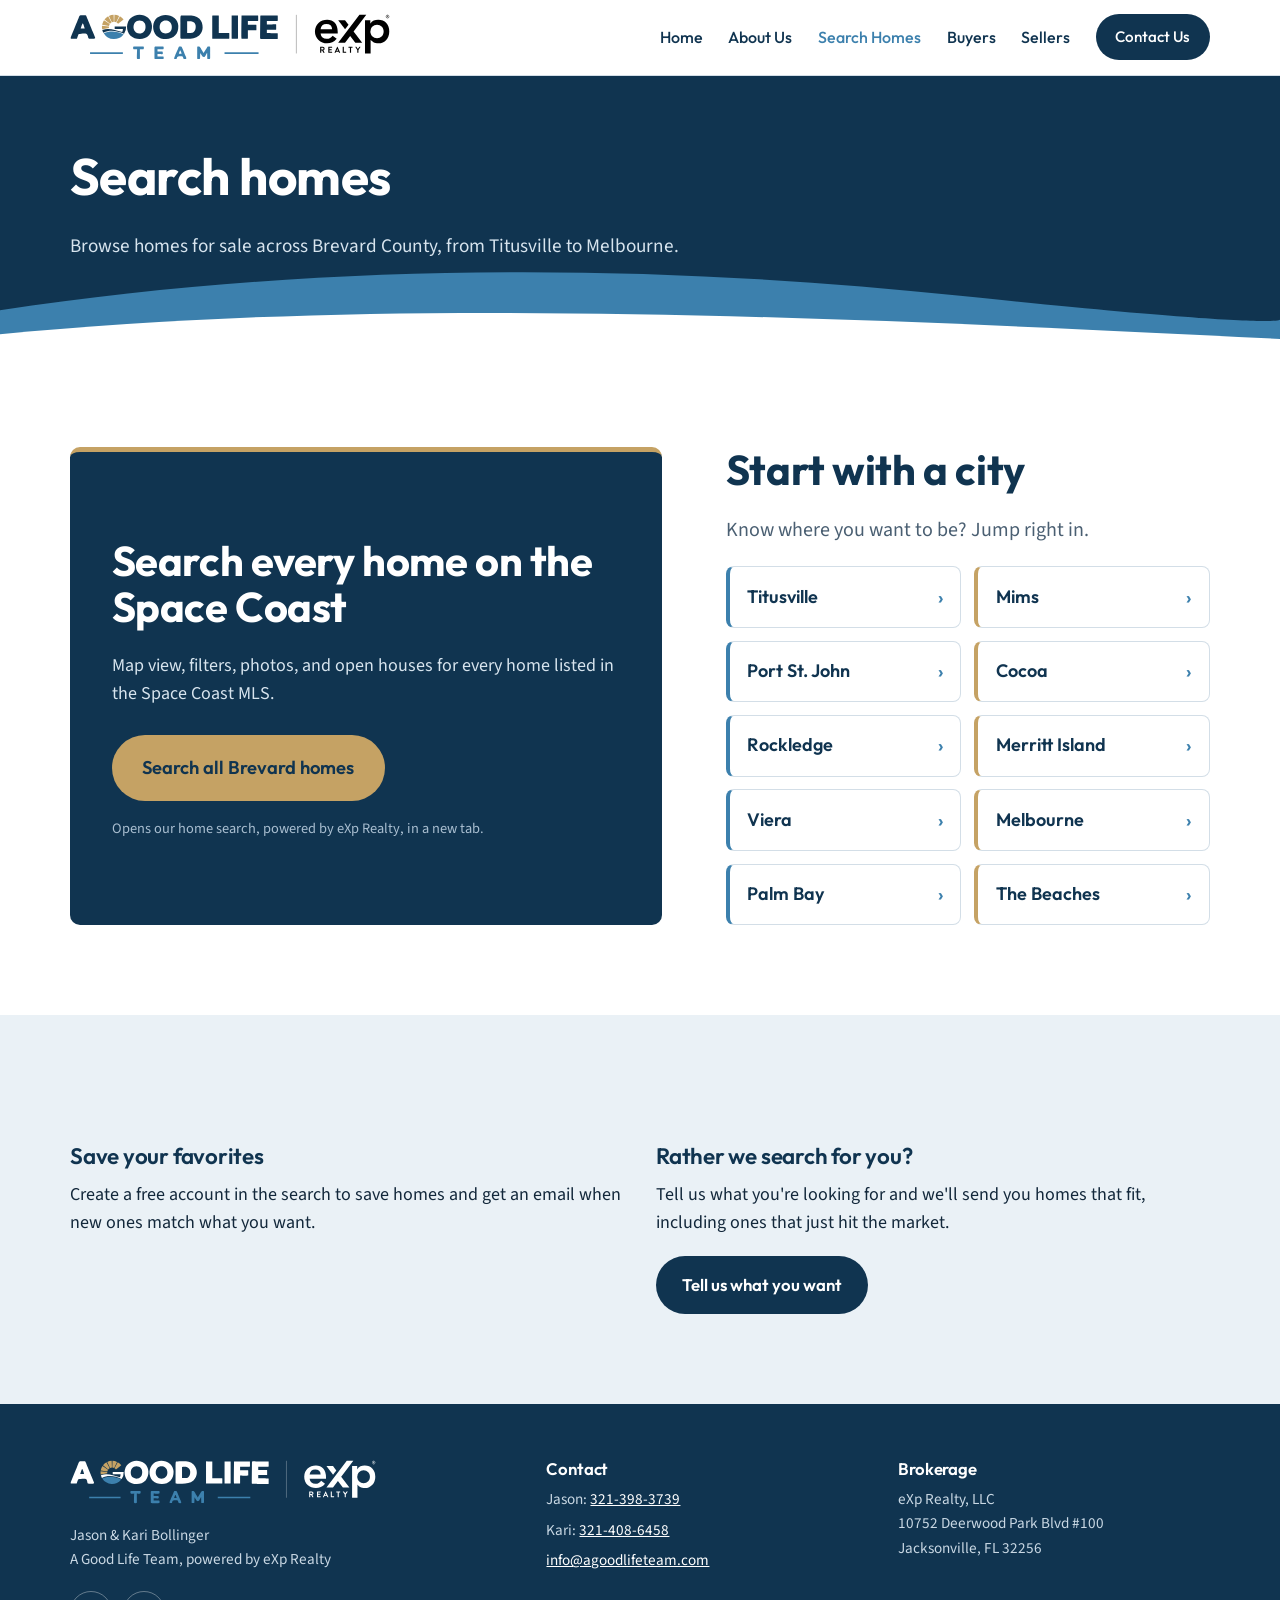
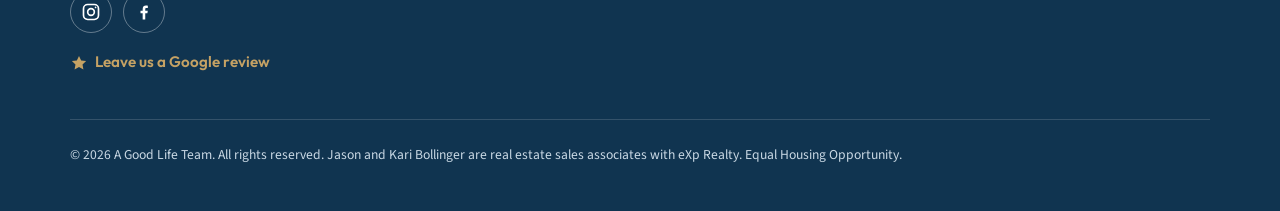
<file: search.html>
<!DOCTYPE html>
<html lang="en">
<head>
  <!-- Google tag (gtag.js) -->
  <script async src="https://www.googletagmanager.com/gtag/js?id=G-NNYSGWHN13"></script>
  <script>
    window.dataLayer = window.dataLayer || [];
    function gtag(){dataLayer.push(arguments);}
    gtag('js', new Date());
    gtag('config', 'G-NNYSGWHN13');
  </script>
  <meta charset="utf-8">
  <meta name="viewport" content="width=device-width, initial-scale=1">
  <title>Search Homes for Sale in Brevard County | A Good Life Team</title>
  <meta name="description" content="Search homes for sale across Brevard County and the Space Coast, from Titusville to Melbourne. A Good Life Team, powered by eXp Realty.">
  <meta property="og:type" content="website">
  <meta property="og:site_name" content="A Good Life Team">
  <meta property="og:title" content="Search Homes | A Good Life Team | eXp Realty">
  <meta property="og:description" content="Search homes for sale across Brevard County and the Space Coast, from Titusville to Melbourne. A Good Life Team, powered by eXp Realty.">
  <meta property="og:url" content="https://agoodlifeteam.com/search.html">
  <meta property="og:image" content="https://agoodlifeteam.com/images/share.jpg">
  <meta property="og:image:width" content="1200">
  <meta property="og:image:height" content="630">
  <meta name="twitter:card" content="summary_large_image">
  <link rel="icon" href="images/logo.svg">
  <link rel="preconnect" href="https://fonts.googleapis.com">
  <link rel="preconnect" href="https://fonts.gstatic.com" crossorigin>
  <link href="https://fonts.googleapis.com/css2?family=Outfit:wght@500;600;700&family=Source+Sans+3:wght@400;600&display=swap" rel="stylesheet">
  <link rel="stylesheet" href="css/styles.css">
</head>
<body>
  <a class="skip" href="#main">Skip to content</a>

  <header class="site-header">
    <div class="wrap">
      <a class="brand" href="index.html"><img src="images/logo.svg" alt="A Good Life Team, eXp Realty"></a>
      <button class="menu-toggle" aria-expanded="false" aria-controls="nav">Menu</button>
      <nav class="nav" id="nav" aria-label="Main">
        <a href="index.html">Home</a>
        <a href="about.html">About Us</a>
        <a href="search.html" aria-current="page">Search Homes</a>
        <a href="buyers.html">Buyers</a>
        <a href="sellers.html">Sellers</a>
        <a class="btn btn-navy" href="contact.html">Contact Us</a>
      </nav>
    </div>
  </header>

  <main id="main">
    <section class="page-head">
      <div class="wrap">
        <h1>Search homes</h1>
        <p>Browse homes for sale across Brevard County, from Titusville to Melbourne.</p>
      </div>
      <svg class="water" viewBox="0 0 1440 120" preserveAspectRatio="none" aria-hidden="true">
        <path d="M0 70 C 360 20, 720 20, 1080 55 S 1440 80, 1440 80 L1440 120 L0 120 Z" fill="#3C80AD"/>
        <path d="M0 95 C 400 60, 800 70, 1440 100 L1440 120 L0 120 Z" fill="#FFFFFF"/>
      </svg>
    </section>

    <section>
      <div class="wrap search-main">
        <div class="search-card">
          <h2>Search every home on the Space Coast</h2>
          <p>Map view, filters, photos, and open houses for every home listed in the Space Coast MLS.</p>
          <a class="btn btn-gold" href="https://jasonbollinger.expportal.com/listing" target="_blank" rel="noopener">Search all Brevard homes</a>
          <small>Opens our home search, powered by eXp Realty, in a new tab.</small>
        </div>
        <div>
          <h2>Start with a city</h2>
          <p class="lead">Know where you want to be? Jump right in.</p>
          <div class="cities">
            <a href="https://jasonbollinger.expportal.com/listing?listingSource=all%20listings&amp;condition=%7B%22location%22%3A%7B%22city%22%3A%5B%22Titusville%2C%20FL%22%5D%7D%7D&amp;uiConfig=%7B%7D&amp;page=1" target="_blank" rel="noopener">Titusville <span aria-hidden="true">&rsaquo;</span></a>
            <a href="https://jasonbollinger.expportal.com/listing?listingSource=all%20listings&amp;condition=%7B%22location%22%3A%7B%22city%22%3A%5B%22Mims%2C%20FL%22%5D%7D%7D&amp;uiConfig=%7B%7D&amp;page=1" target="_blank" rel="noopener">Mims <span aria-hidden="true">&rsaquo;</span></a>
            <a href="https://jasonbollinger.expportal.com/listing?listingSource=all%20listings&amp;condition=%7B%22location%22%3A%7B%22zipCode%22%3A%5B%2232927%22%5D%7D%7D&amp;uiConfig=%7B%7D&amp;page=1" target="_blank" rel="noopener">Port St. John <span aria-hidden="true">&rsaquo;</span></a>
            <a href="https://jasonbollinger.expportal.com/listing?listingSource=all%20listings&amp;condition=%7B%22location%22%3A%7B%22city%22%3A%5B%22Cocoa%2C%20FL%22%5D%7D%7D&amp;uiConfig=%7B%7D&amp;page=1" target="_blank" rel="noopener">Cocoa <span aria-hidden="true">&rsaquo;</span></a>
            <a href="https://jasonbollinger.expportal.com/listing?listingSource=all%20listings&amp;condition=%7B%22location%22%3A%7B%22city%22%3A%5B%22Rockledge%2C%20FL%22%5D%7D%7D&amp;uiConfig=%7B%7D&amp;page=1" target="_blank" rel="noopener">Rockledge <span aria-hidden="true">&rsaquo;</span></a>
            <a href="https://jasonbollinger.expportal.com/listing?listingSource=all%20listings&amp;condition=%7B%22location%22%3A%7B%22city%22%3A%5B%22Merritt%20Island%2C%20FL%22%5D%7D%7D&amp;uiConfig=%7B%7D&amp;page=1" target="_blank" rel="noopener">Merritt Island <span aria-hidden="true">&rsaquo;</span></a>
            <a href="https://jasonbollinger.expportal.com/listing?listingSource=all%20listings&amp;condition=%7B%22location%22%3A%7B%22zipCode%22%3A%5B%2232940%22%5D%7D%7D&amp;uiConfig=%7B%7D&amp;page=1" target="_blank" rel="noopener">Viera <span aria-hidden="true">&rsaquo;</span></a>
            <a href="https://jasonbollinger.expportal.com/listing?listingSource=all%20listings&amp;condition=%7B%22location%22%3A%7B%22city%22%3A%5B%22Melbourne%2C%20FL%22%5D%7D%7D&amp;uiConfig=%7B%7D&amp;page=1" target="_blank" rel="noopener">Melbourne <span aria-hidden="true">&rsaquo;</span></a>
            <a href="https://jasonbollinger.expportal.com/listing?listingSource=all%20listings&amp;condition=%7B%22location%22%3A%7B%22city%22%3A%5B%22Palm%20Bay%2C%20FL%22%5D%7D%7D&amp;uiConfig=%7B%7D&amp;page=1" target="_blank" rel="noopener">Palm Bay <span aria-hidden="true">&rsaquo;</span></a>
            <a href="https://jasonbollinger.expportal.com/listing?listingSource=all%20listings&amp;condition=%7B%22location%22%3A%7B%22city%22%3A%5B%22Cocoa%20Beach%2C%20FL%22%2C%22Cape%20Canaveral%2C%20FL%22%2C%22Satellite%20Beach%2C%20FL%22%2C%22Indian%20Harbour%20Beach%2C%20FL%22%2C%22Indialantic%2C%20FL%22%2C%22Melbourne%20Beach%2C%20FL%22%5D%7D%7D&amp;uiConfig=%7B%7D&amp;page=1" target="_blank" rel="noopener">The Beaches <span aria-hidden="true">&rsaquo;</span></a>
          </div>
        </div>
      </div>
    </section>

    <section class="areas">
      <div class="wrap">
        <div class="tips">
          <div>
            <h3>Save your favorites</h3>
            <p>Create a free account in the search to save homes and get an email when new ones match what you want.</p>
          </div>
          <div>
            <h3>Rather we search for you?</h3>
            <p>Tell us what you're looking for and we'll send you homes that fit, including ones that just hit the market.</p>
            <a class="btn btn-navy" href="contact.html?interest=Buying">Tell us what you want</a>
          </div>
        </div>
      </div>
    </section>
  </main>

  <footer class="site-footer">
    <div class="wrap">
      <div class="footer-grid">
        <div>
          <img src="images/logo-white.svg" alt="A Good Life Team, eXp Realty">
          <p>Jason &amp; Kari Bollinger<br>A Good Life Team, powered by eXp Realty</p>
          <div class="social">
            <a href="https://www.instagram.com/agoodlifeteam/" target="_blank" rel="noopener" aria-label="A Good Life Team on Instagram"><svg viewBox="0 0 24 24" fill="none" stroke="currentColor" stroke-width="2" aria-hidden="true"><rect x="3" y="3" width="18" height="18" rx="5"/><circle cx="12" cy="12" r="4"/><circle cx="17.5" cy="6.5" r="1" fill="currentColor" stroke="none"/></svg></a>
            <a href="https://www.facebook.com/agoodlifeteam" target="_blank" rel="noopener" aria-label="A Good Life Team on Facebook"><svg viewBox="0 0 24 24" fill="currentColor" aria-hidden="true"><path d="M13.5 21v-7.5h2.6l.4-3h-3V8.6c0-.9.3-1.5 1.5-1.5h1.6V4.4c-.3 0-1.2-.1-2.3-.1-2.3 0-3.9 1.4-3.9 4v2.2H7.8v3h2.6V21h3.1z"/></svg></a>
          </div>
          <a class="review-link" href="https://g.page/r/CcZwB6-S0Ux2ECE/review" target="_blank" rel="noopener"><svg viewBox="0 0 24 24" fill="currentColor" aria-hidden="true"><path d="M12 2.5l2.9 6 6.6.9-4.8 4.6 1.2 6.5L12 17.4l-5.9 3.1 1.2-6.5L2.5 9.4l6.6-.9z"/></svg> Leave us a Google review</a>
        </div>
        <div>
          <h3>Contact</h3>
          <ul>
            <li>Jason: <a href="tel:+13213983739">321-398-3739</a></li>
            <li>Kari: <a href="tel:+13214086458">321-408-6458</a></li>
            <li><a href="mailto:info@agoodlifeteam.com">info@agoodlifeteam.com</a></li>
          </ul>
        </div>
        <div>
          <h3>Brokerage</h3>
          <p>eXp Realty, LLC<br>10752 Deerwood Park Blvd #100<br>Jacksonville, FL 32256</p>
        </div>
      </div>
      <div class="legal">
        <p>&copy; <span id="year">2026</span> A Good Life Team. All rights reserved. Jason and Kari Bollinger are real estate sales associates with eXp Realty. Equal Housing Opportunity.</p>
      </div>
    </div>
  </footer>

  <script>
    const t = document.querySelector('.menu-toggle'), n = document.getElementById('nav');
    t.addEventListener('click', () => {
      const open = n.classList.toggle('open');
      t.setAttribute('aria-expanded', open);
    });
    document.getElementById('year').textContent = new Date().getFullYear();
  </script>
</body>
</html>
</file>
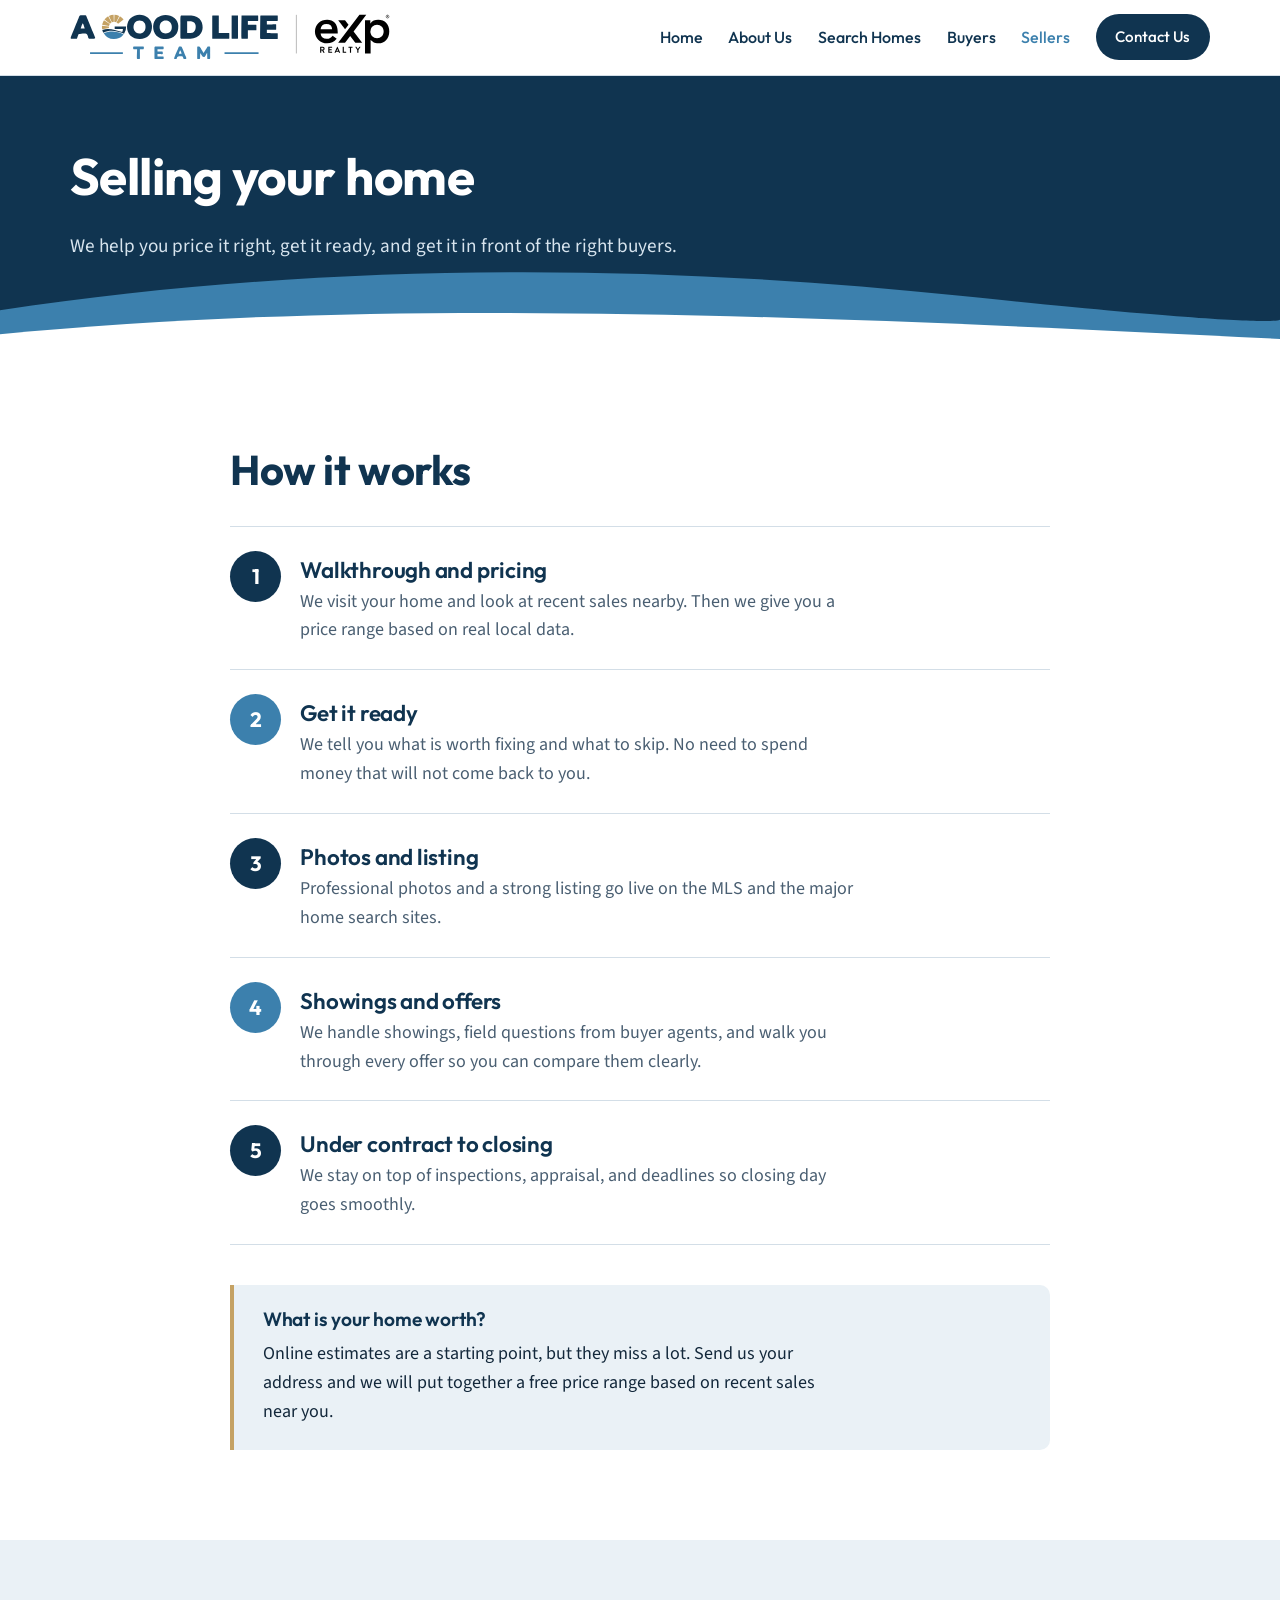
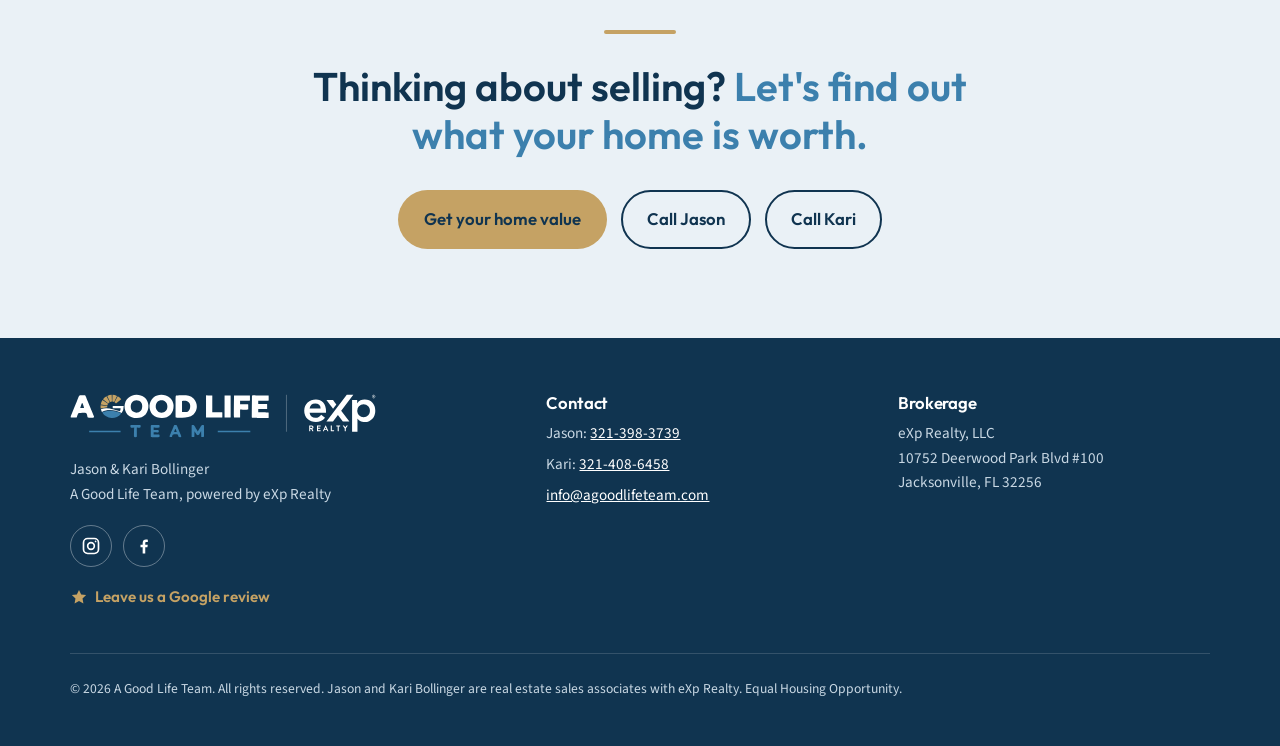
<file: sellers.html>
<!DOCTYPE html>
<html lang="en">
<head>
  <!-- Google tag (gtag.js) -->
  <script async src="https://www.googletagmanager.com/gtag/js?id=G-NNYSGWHN13"></script>
  <script>
    window.dataLayer = window.dataLayer || [];
    function gtag(){dataLayer.push(arguments);}
    gtag('js', new Date());
    gtag('config', 'G-NNYSGWHN13');
  </script>
  <meta charset="utf-8">
  <meta name="viewport" content="width=device-width, initial-scale=1">
  <title>Selling Your Home in Brevard County | A Good Life Team | eXp Realty</title>
  <meta name="description" content="Selling a home on the Space Coast? Jason and Kari Bollinger help Brevard County sellers price, prepare, and market their homes from Titusville to Melbourne.">
  <meta property="og:type" content="website">
  <meta property="og:site_name" content="A Good Life Team">
  <meta property="og:title" content="Selling Your Home | A Good Life Team | eXp Realty">
  <meta property="og:description" content="Selling a home on the Space Coast? Jason and Kari Bollinger help Brevard County sellers price, prepare, and market their homes from Titusville to Melbourne.">
  <meta property="og:url" content="https://agoodlifeteam.com/sellers.html">
  <meta property="og:image" content="https://agoodlifeteam.com/images/share.jpg">
  <meta property="og:image:width" content="1200">
  <meta property="og:image:height" content="630">
  <meta name="twitter:card" content="summary_large_image">
  <link rel="icon" href="images/logo.svg">
  <link rel="preconnect" href="https://fonts.googleapis.com">
  <link rel="preconnect" href="https://fonts.gstatic.com" crossorigin>
  <link href="https://fonts.googleapis.com/css2?family=Outfit:wght@500;600;700&family=Source+Sans+3:wght@400;600&display=swap" rel="stylesheet">
  <link rel="stylesheet" href="css/styles.css">
</head>
<body>
  <a class="skip" href="#main">Skip to content</a>

  <header class="site-header">
    <div class="wrap">
      <a class="brand" href="index.html"><img src="images/logo.svg" alt="A Good Life Team, eXp Realty"></a>
      <button class="menu-toggle" aria-expanded="false" aria-controls="nav">Menu</button>
      <nav class="nav" id="nav" aria-label="Main">
        <a href="index.html">Home</a>
        <a href="about.html">About Us</a>
        <a href="search.html">Search Homes</a>
        <a href="buyers.html">Buyers</a>
        <a href="sellers.html" aria-current="page">Sellers</a>
        <a class="btn btn-navy" href="contact.html">Contact Us</a>
      </nav>
    </div>
  </header>

  <main id="main">
    <section class="page-head">
      <div class="wrap">
        <h1>Selling your home</h1>
        <p>We help you price it right, get it ready, and get it in front of the right buyers.</p>
      </div>
      <svg class="water" viewBox="0 0 1440 120" preserveAspectRatio="none" aria-hidden="true">
        <path d="M0 70 C 360 20, 720 20, 1080 55 S 1440 80, 1440 80 L1440 120 L0 120 Z" fill="#3C80AD"/>
        <path d="M0 95 C 400 60, 800 70, 1440 100 L1440 120 L0 120 Z" fill="#FFFFFF"/>
      </svg>
    </section>

    <section>
      <div class="wrap" style="max-width:820px">
        <h2>How it works</h2>
        <ol class="steps">
          <li><div><h3>Walkthrough and pricing</h3><p>We visit your home and look at recent sales nearby. Then we give you a price range based on real local data.</p></div></li>
          <li><div><h3>Get it ready</h3><p>We tell you what is worth fixing and what to skip. No need to spend money that will not come back to you.</p></div></li>
          <li><div><h3>Photos and listing</h3><p>Professional photos and a strong listing go live on the MLS and the major home search sites.</p></div></li>
          <li><div><h3>Showings and offers</h3><p>We handle showings, field questions from buyer agents, and walk you through every offer so you can compare them clearly.</p></div></li>
          <li><div><h3>Under contract to closing</h3><p>We stay on top of inspections, appraisal, and deadlines so closing day goes smoothly.</p></div></li>
        </ol>
        <div class="callout">
          <h3>What is your home worth?</h3>
          <p>Online estimates are a starting point, but they miss a lot. Send us your address and we will put together a free price range based on recent sales near you.</p>
        </div>
      </div>
    </section>

    <section class="closer" style="background:var(--mist)">
      <div class="wrap">
        <div class="rule"></div>
        <blockquote>Thinking about selling? <span>Let's find out what your home is worth.</span></blockquote>
        <div class="actions">
          <a class="btn btn-gold" href="contact.html?interest=Selling">Get your home value</a>
          <a class="btn btn-outline" href="tel:+13213983739">Call Jason</a>
          <a class="btn btn-outline" href="tel:+13214086458">Call Kari</a>
        </div>
      </div>
    </section>
  </main>

  <footer class="site-footer">
    <div class="wrap">
      <div class="footer-grid">
        <div>
          <img src="images/logo-white.svg" alt="A Good Life Team, eXp Realty">
          <p>Jason &amp; Kari Bollinger<br>A Good Life Team, powered by eXp Realty</p>
          <div class="social">
            <a href="https://www.instagram.com/agoodlifeteam/" target="_blank" rel="noopener" aria-label="A Good Life Team on Instagram"><svg viewBox="0 0 24 24" fill="none" stroke="currentColor" stroke-width="2" aria-hidden="true"><rect x="3" y="3" width="18" height="18" rx="5"/><circle cx="12" cy="12" r="4"/><circle cx="17.5" cy="6.5" r="1" fill="currentColor" stroke="none"/></svg></a>
            <a href="https://www.facebook.com/agoodlifeteam" target="_blank" rel="noopener" aria-label="A Good Life Team on Facebook"><svg viewBox="0 0 24 24" fill="currentColor" aria-hidden="true"><path d="M13.5 21v-7.5h2.6l.4-3h-3V8.6c0-.9.3-1.5 1.5-1.5h1.6V4.4c-.3 0-1.2-.1-2.3-.1-2.3 0-3.9 1.4-3.9 4v2.2H7.8v3h2.6V21h3.1z"/></svg></a>
          </div>
          <a class="review-link" href="https://g.page/r/CcZwB6-S0Ux2ECE/review" target="_blank" rel="noopener"><svg viewBox="0 0 24 24" fill="currentColor" aria-hidden="true"><path d="M12 2.5l2.9 6 6.6.9-4.8 4.6 1.2 6.5L12 17.4l-5.9 3.1 1.2-6.5L2.5 9.4l6.6-.9z"/></svg> Leave us a Google review</a>
        </div>
        <div>
          <h3>Contact</h3>
          <ul>
            <li>Jason: <a href="tel:+13213983739">321-398-3739</a></li>
            <li>Kari: <a href="tel:+13214086458">321-408-6458</a></li>
            <li><a href="mailto:info@agoodlifeteam.com">info@agoodlifeteam.com</a></li>
          </ul>
        </div>
        <div>
          <h3>Brokerage</h3>
          <p>eXp Realty, LLC<br>10752 Deerwood Park Blvd #100<br>Jacksonville, FL 32256</p>
        </div>
      </div>
      <div class="legal">
        <p>&copy; <span id="year">2026</span> A Good Life Team. All rights reserved. Jason and Kari Bollinger are real estate sales associates with eXp Realty. Equal Housing Opportunity.</p>
      </div>
    </div>
  </footer>

  <script>
    const t = document.querySelector('.menu-toggle'), n = document.getElementById('nav');
    t.addEventListener('click', () => {
      const open = n.classList.toggle('open');
      t.setAttribute('aria-expanded', open);
    });
    document.getElementById('year').textContent = new Date().getFullYear();
  </script>
</body>
</html>
</file>
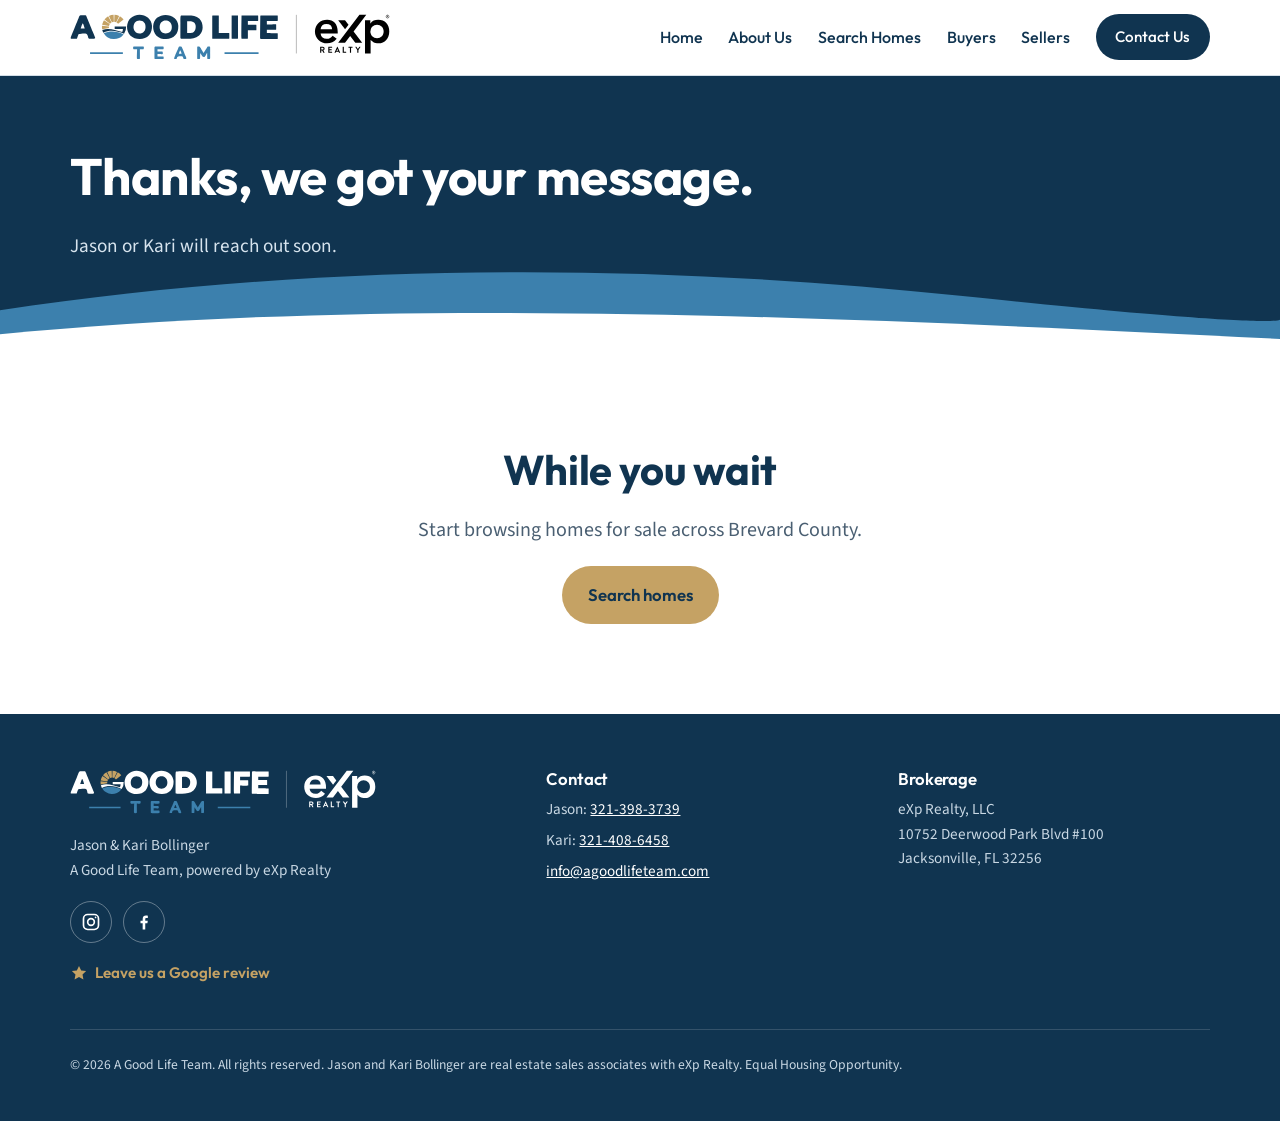
<file: thanks.html>
<!DOCTYPE html>
<html lang="en">
<head>
  <!-- Google tag (gtag.js) -->
  <script async src="https://www.googletagmanager.com/gtag/js?id=G-NNYSGWHN13"></script>
  <script>
    window.dataLayer = window.dataLayer || [];
    function gtag(){dataLayer.push(arguments);}
    gtag('js', new Date());
    gtag('config', 'G-NNYSGWHN13');
  </script>
  <meta charset="utf-8">
  <meta name="robots" content="noindex">
  <meta name="viewport" content="width=device-width, initial-scale=1">
  <title>Thank You | A Good Life Team</title>
  <meta name="description" content="Thanks for contacting A Good Life Team.">
  <link rel="icon" href="images/logo.svg">
  <link rel="preconnect" href="https://fonts.googleapis.com">
  <link rel="preconnect" href="https://fonts.gstatic.com" crossorigin>
  <link href="https://fonts.googleapis.com/css2?family=Outfit:wght@500;600;700&family=Source+Sans+3:wght@400;600&display=swap" rel="stylesheet">
  <link rel="stylesheet" href="css/styles.css">
</head>
<body>
  <a class="skip" href="#main">Skip to content</a>

  <header class="site-header">
    <div class="wrap">
      <a class="brand" href="index.html"><img src="images/logo.svg" alt="A Good Life Team, eXp Realty"></a>
      <button class="menu-toggle" aria-expanded="false" aria-controls="nav">Menu</button>
      <nav class="nav" id="nav" aria-label="Main">
        <a href="index.html">Home</a>
        <a href="about.html">About Us</a>
        <a href="search.html">Search Homes</a>
        <a href="buyers.html">Buyers</a>
        <a href="sellers.html">Sellers</a>
        <a class="btn btn-navy" href="contact.html">Contact Us</a>
      </nav>
    </div>
  </header>

  <main id="main">
    <section class="page-head">
      <div class="wrap">
        <h1>Thanks, we got your message.</h1>
        <p>Jason or Kari will reach out soon.</p>
      </div>
      <svg class="water" viewBox="0 0 1440 120" preserveAspectRatio="none" aria-hidden="true">
        <path d="M0 70 C 360 20, 720 20, 1080 55 S 1440 80, 1440 80 L1440 120 L0 120 Z" fill="#3C80AD"/>
        <path d="M0 95 C 400 60, 800 70, 1440 100 L1440 120 L0 120 Z" fill="#FFFFFF"/>
      </svg>
    </section>
    <section class="talk">
      <div class="wrap">
        <h2>While you wait</h2>
        <p class="lead">Start browsing homes for sale across Brevard County.</p>
        <a class="btn btn-gold" href="search.html">Search homes</a>
      </div>
    </section>
  </main>

  <footer class="site-footer">
    <div class="wrap">
      <div class="footer-grid">
        <div>
          <img src="images/logo-white.svg" alt="A Good Life Team, eXp Realty">
          <p>Jason &amp; Kari Bollinger<br>A Good Life Team, powered by eXp Realty</p>
          <div class="social">
            <a href="https://www.instagram.com/agoodlifeteam/" target="_blank" rel="noopener" aria-label="A Good Life Team on Instagram"><svg viewBox="0 0 24 24" fill="none" stroke="currentColor" stroke-width="2" aria-hidden="true"><rect x="3" y="3" width="18" height="18" rx="5"/><circle cx="12" cy="12" r="4"/><circle cx="17.5" cy="6.5" r="1" fill="currentColor" stroke="none"/></svg></a>
            <a href="https://www.facebook.com/agoodlifeteam" target="_blank" rel="noopener" aria-label="A Good Life Team on Facebook"><svg viewBox="0 0 24 24" fill="currentColor" aria-hidden="true"><path d="M13.5 21v-7.5h2.6l.4-3h-3V8.6c0-.9.3-1.5 1.5-1.5h1.6V4.4c-.3 0-1.2-.1-2.3-.1-2.3 0-3.9 1.4-3.9 4v2.2H7.8v3h2.6V21h3.1z"/></svg></a>
          </div>
          <a class="review-link" href="https://g.page/r/CcZwB6-S0Ux2ECE/review" target="_blank" rel="noopener"><svg viewBox="0 0 24 24" fill="currentColor" aria-hidden="true"><path d="M12 2.5l2.9 6 6.6.9-4.8 4.6 1.2 6.5L12 17.4l-5.9 3.1 1.2-6.5L2.5 9.4l6.6-.9z"/></svg> Leave us a Google review</a>
        </div>
        <div>
          <h3>Contact</h3>
          <ul>
            <li>Jason: <a href="tel:+13213983739">321-398-3739</a></li>
            <li>Kari: <a href="tel:+13214086458">321-408-6458</a></li>
            <li><a href="mailto:info@agoodlifeteam.com">info@agoodlifeteam.com</a></li>
          </ul>
        </div>
        <div>
          <h3>Brokerage</h3>
          <p>eXp Realty, LLC<br>10752 Deerwood Park Blvd #100<br>Jacksonville, FL 32256</p>
        </div>
      </div>
      <div class="legal">
        <p>&copy; <span id="year">2026</span> A Good Life Team. All rights reserved. Jason and Kari Bollinger are real estate sales associates with eXp Realty. Equal Housing Opportunity.</p>
      </div>
    </div>
  </footer>

  <script>
    const t = document.querySelector('.menu-toggle'), n = document.getElementById('nav');
    t.addEventListener('click', () => {
      const open = n.classList.toggle('open');
      t.setAttribute('aria-expanded', open);
    });
    document.getElementById('year').textContent = new Date().getFullYear();
  </script>
</body>
</html>
</file>
<file: css/styles.css>
/* A Good Life Team | site styles
   Colors pulled straight from the logo. */
:root {
  --navy: #103450;
  --ocean: #3C80AD;
  --gold: #C5A264;
  --mist: #EAF1F6;
  --ink: #13283B;
  --muted: #4A5F72;
  --white: #FFFFFF;
  --line: #D3DEE7;
  --max: 1140px;
  --radius: 10px;
  --head: "Outfit", "Segoe UI", system-ui, sans-serif;
  --body: "Source Sans 3", "Segoe UI", system-ui, sans-serif;
}

*, *::before, *::after { box-sizing: border-box; }
html { scroll-behavior: smooth; }
@media (prefers-reduced-motion: reduce) { html { scroll-behavior: auto; } }

body {
  margin: 0;
  font-family: var(--body);
  font-size: 1.125rem;
  line-height: 1.6;
  color: var(--ink);
  background: var(--white);
}
img { max-width: 100%; height: auto; display: block; }
a { color: var(--ocean); }
a:focus-visible, button:focus-visible {
  outline: 3px solid var(--gold);
  outline-offset: 3px;
  border-radius: 4px;
}
h1, h2, h3 {
  font-family: var(--head);
  color: var(--navy);
  line-height: 1.12;
  margin: 0 0 .5em;
  letter-spacing: -0.01em;
}
h1 { font-size: clamp(2.4rem, 5.2vw, 4rem); font-weight: 700; }
h2 { font-size: clamp(1.9rem, 3.4vw, 2.6rem); font-weight: 700; }
h3 { font-size: 1.4rem; font-weight: 600; }
p { margin: 0 0 1em; max-width: 62ch; }

.wrap { width: min(var(--max), 100% - 2.5rem); margin-inline: auto; }
.skip { position: absolute; left: -999px; }
.skip:focus { left: 1rem; top: 1rem; background: var(--white); padding: .5rem 1rem; z-index: 10; }

/* Buttons */
.btn {
  display: inline-block;
  font-family: var(--head);
  font-weight: 600;
  font-size: 1.05rem;
  padding: .85rem 1.5rem;
  border-radius: 999px;
  text-decoration: none;
  border: 2px solid transparent;
  transition: background .15s, color .15s;
}
.btn-gold { background: var(--gold); color: var(--navy); }
.btn-gold:hover { background: #D6B67C; }
.btn-ghost { border-color: rgba(255,255,255,.7); color: var(--white); }
.btn-ghost:hover { background: rgba(255,255,255,.12); }
.btn-navy { background: var(--navy); color: var(--white); }
.btn-navy:hover { background: #1B4A70; }

/* Header */
.site-header { background: var(--white); border-bottom: 1px solid var(--line); position: sticky; top: 0; z-index: 5; }
.site-header .wrap { display: flex; align-items: center; justify-content: space-between; gap: 1.5rem; padding: .9rem 0; }
.brand img { height: 46px; width: auto; }
.nav { display: flex; align-items: center; gap: 1.6rem; }
.nav a {
  font-family: var(--head);
  font-weight: 500;
  color: var(--navy);
  text-decoration: none;
  font-size: 1rem;
}
.nav a:hover, .nav a[aria-current="page"] { color: var(--ocean); }
.nav .btn { padding: .55rem 1.1rem; font-size: .95rem; }
.nav a.btn-navy, .nav a.btn-navy:hover, .nav a.btn-navy[aria-current="page"] { color: var(--white); }
.menu-toggle { display: none; }

@media (max-width: 960px) {
  .menu-toggle {
    display: block;
    background: none; border: 2px solid var(--navy); color: var(--navy);
    font-family: var(--head); font-weight: 600; font-size: 1rem;
    border-radius: 8px; padding: .4rem .8rem; cursor: pointer;
  }
  .nav {
    display: none;
    position: absolute; top: 100%; left: 0; right: 0;
    flex-direction: column; align-items: flex-start; gap: 0;
    background: var(--white); border-bottom: 1px solid var(--line);
    padding: .5rem 1.25rem 1.25rem;
  }
  .nav.open { display: flex; }
  .nav a { padding: .7rem 0; width: 100%; border-bottom: 1px solid var(--mist); }
  .nav .btn { margin-top: 1rem; width: auto; border-bottom: 0; padding: .7rem 1.3rem; }
  .brand img { height: 36px; }
}

/* Hero: navy sky, sunrise gold, water at the bottom, like the G in the logo */
.hero {
  position: relative;
  background: var(--navy);
  color: var(--white);
  overflow: hidden;
  padding: clamp(3rem, 7vw, 6rem) 0 clamp(6rem, 10vw, 8rem);
}
.hero .wrap {
  display: grid;
  grid-template-columns: 1.15fr .85fr;
  gap: clamp(2rem, 5vw, 4.5rem);
  align-items: center;
  position: relative;
  z-index: 1;
}
.hero h1 { color: var(--white); }
.hero p { font-size: 1.25rem; color: #D7E4EE; max-width: 34ch; }
.hero .actions { display: flex; flex-wrap: wrap; gap: .9rem; margin-top: 1.8rem; }
.hero-photo { position: relative; }
.hero h1 em { font-style: normal; color: var(--gold); }
.hero-photo img {
  position: relative;
  border-radius: 50%;
  aspect-ratio: 1;
  object-fit: cover;
  width: 100%;
  border: 6px solid var(--white);
  /* navy gap, then a thin gold ring */
  box-shadow: 0 0 0 10px var(--navy), 0 0 0 13px var(--gold);
}
.water {
  position: absolute; left: 0; right: 0; bottom: -1px;
  width: 100%; height: clamp(60px, 9vw, 120px);
}

@media (max-width: 820px) {
  .hero .wrap { grid-template-columns: 1fr; }
  .hero-photo { max-width: 320px; margin: 1.5rem auto 0; order: -1; }
}

/* Sections */
section { padding: clamp(3.5rem, 7vw, 6rem) 0; }
.lead { font-size: 1.25rem; color: var(--muted); }

.help .wrap { display: grid; grid-template-columns: repeat(3, 1fr); gap: 2.5rem; }
.help-item { border-top: 4px solid var(--ocean); padding-top: 1.4rem; }
.help-item:nth-child(2) { border-color: var(--gold); }
.help-item:nth-child(3) { border-color: var(--navy); }
.help-item p { color: var(--muted); }
.help-item a { font-family: var(--head); font-weight: 600; text-decoration: none; }
.help-item a:hover { text-decoration: underline; }
.help-intro { grid-column: 1 / -1; margin-bottom: .5rem; }
@media (max-width: 820px) { .help .wrap { grid-template-columns: 1fr; gap: 2rem; } }

.meet { background: var(--mist); }
.meet .wrap { display: grid; grid-template-columns: .8fr 1.2fr; gap: clamp(2rem, 5vw, 4.5rem); align-items: center; }
.meet img { border-radius: var(--radius); aspect-ratio: 4 / 5; object-fit: cover; object-position: 50% 20%; width: 100%; }
@media (max-width: 820px) { .meet .wrap { grid-template-columns: 1fr; } }

.talk { text-align: center; }
.talk p { margin-inline: auto; }
.people { display: flex; justify-content: center; flex-wrap: wrap; gap: 1rem 3rem; margin: 2rem 0; }
.person { font-family: var(--head); }
.person strong { display: block; color: var(--navy); font-size: 1.15rem; }
.person a { font-size: 1.3rem; font-weight: 600; text-decoration: none; }

/* Placeholder marker, delete before launch */
.todo { background: #FFF3C4; outline: 1px dashed #C9A227; padding: 0 .25em; }

/* Footer */
.site-footer { background: var(--navy); color: #C9D8E4; font-size: .95rem; padding: 3.5rem 0 2rem; }
.site-footer a { color: var(--white); }
.footer-grid { display: grid; grid-template-columns: 1.4fr 1fr 1fr; gap: 2.5rem; }
.footer-grid img { height: 44px; width: auto; margin-bottom: 1.2rem; }
.footer-grid h3 { color: var(--white); font-size: 1.05rem; }
.footer-grid ul { list-style: none; margin: 0; padding: 0; }
.footer-grid li { margin-bottom: .4rem; }
.legal { border-top: 1px solid rgba(255,255,255,.15); margin-top: 2.5rem; padding-top: 1.5rem; font-size: .85rem; }
.legal p { max-width: none; }
@media (max-width: 820px) { .footer-grid { grid-template-columns: 1fr; } }

/* Inner page header */
.page-head { background: var(--navy); color: var(--white); padding: clamp(2.5rem, 6vw, 4.5rem) 0 clamp(4rem, 8vw, 6rem); position: relative; overflow: hidden; }
.page-head h1 { color: var(--white); font-size: clamp(2.2rem, 4.5vw, 3.2rem); }
.page-head p { color: #D7E4EE; font-size: 1.2rem; margin: 0; }

/* Contact */
.contact .wrap { display: grid; grid-template-columns: 1.3fr .7fr; gap: clamp(2rem, 5vw, 4.5rem); align-items: start; }
@media (max-width: 860px) { .contact .wrap { grid-template-columns: 1fr; } }
.form { display: grid; gap: 1.2rem; }
.form .row { display: grid; grid-template-columns: 1fr 1fr; gap: 1.2rem; }
@media (max-width: 560px) { .form .row { grid-template-columns: 1fr; } }
.form label { display: block; font-family: var(--head); font-weight: 600; color: var(--navy); margin-bottom: .35rem; font-size: 1rem; }
.form .opt { font-weight: 400; color: var(--muted); }
.form input, .form select, .form textarea {
  width: 100%; font: inherit; color: var(--ink);
  padding: .75rem .9rem; border: 1.5px solid #B9C9D6; border-radius: 8px; background: var(--white);
}
.form input:focus, .form select:focus, .form textarea:focus { outline: 3px solid var(--gold); outline-offset: 1px; border-color: var(--navy); }
.form textarea { min-height: 150px; resize: vertical; }
.form fieldset { border: 0; padding: 0; margin: 0; }
.form legend { font-family: var(--head); font-weight: 600; color: var(--navy); margin-bottom: .5rem; font-size: 1rem; }
.choices { display: flex; flex-wrap: wrap; gap: .6rem; }
.choices label { display: inline-flex; align-items: center; gap: .45rem; margin: 0; font-family: var(--body); font-weight: 400; color: var(--ink);
  border: 1.5px solid #B9C9D6; border-radius: 999px; padding: .45rem 1rem; cursor: pointer; }
.choices input { width: auto; accent-color: var(--navy); }
.choices label:has(input:checked) { border-color: var(--navy); background: var(--mist); }
.form .check { font-family: var(--body); font-weight: 400; color: var(--ink); }
.check { display: flex; gap: .6rem; align-items: flex-start; font-size: 1rem; }
.check input { width: auto; margin-top: .3rem; accent-color: var(--navy); }
.form .note { font-size: .95rem; color: var(--muted); margin: 0; }
.form button { justify-self: start; cursor: pointer; }
.hidden { display: none; }

.reach { background: var(--mist); border-radius: var(--radius); padding: 2rem; border-top: 4px solid var(--gold); }
.reach h2 { font-size: 1.5rem; }
.reach .person { margin-bottom: 1.2rem; }
.reach p { font-size: 1rem; color: var(--muted); }

/* About */
.story .wrap { display: grid; grid-template-columns: .8fr 1.2fr; gap: clamp(2rem, 5vw, 4.5rem); align-items: center; }
.story img { border-radius: var(--radius); aspect-ratio: 4 / 5; object-fit: cover; object-position: 50% 20%; width: 100%; }
@media (max-width: 820px) { .story .wrap { grid-template-columns: 1fr; } }
.areas { background: var(--mist); }
.area-list { list-style: none; padding: 0; margin: 1.5rem 0 0; display: flex; flex-wrap: wrap; gap: .7rem; }
.area-list li { font-family: var(--head); font-weight: 500; color: var(--navy); background: var(--white); border: 1.5px solid var(--line); border-radius: 999px; padding: .5rem 1.15rem; }
.closer { text-align: center; }
.closer blockquote { margin: 0 auto 2rem; max-width: 26ch; font-family: var(--head); font-weight: 600; font-size: clamp(1.7rem, 3.4vw, 2.5rem); line-height: 1.2; color: var(--navy); }
.closer blockquote span { color: var(--ocean); }
.closer .rule { width: 72px; height: 4px; background: var(--gold); margin: 0 auto 1.8rem; border-radius: 2px; }
.closer .actions { display: flex; justify-content: center; flex-wrap: wrap; gap: .9rem; }
.btn-outline { border-color: var(--navy); color: var(--navy); }
.btn-outline:hover { background: var(--mist); }

/* Process steps */
.steps { list-style: none; counter-reset: s; padding: 0; margin: 2rem 0 0; display: grid; gap: 0; }
.steps li { counter-increment: s; display: grid; grid-template-columns: 3.2rem 1fr; gap: 1.2rem; padding: 1.5rem 0; border-top: 1px solid var(--line); }
.steps li:last-child { border-bottom: 1px solid var(--line); }
.steps li::before {
  content: counter(s);
  width: 3.2rem; height: 3.2rem; border-radius: 50%;
  display: grid; place-items: center;
  font-family: var(--head); font-weight: 700; font-size: 1.3rem;
  background: var(--navy); color: var(--white);
}
.steps li:nth-child(even)::before { background: var(--ocean); }
.steps h3 { margin: .45rem 0 .3rem; }
.steps p { margin: 0; color: var(--muted); }
.callout { background: var(--mist); border-left: 4px solid var(--gold); border-radius: 0 var(--radius) var(--radius) 0; padding: 1.5rem 1.8rem; margin-top: 2.5rem; }
.callout h3 { font-size: 1.2rem; }
.callout p { margin: 0; }

/* Social links */
.social { display: flex; gap: .7rem; margin-top: 1.2rem; }
.social a {
  width: 42px; height: 42px; border-radius: 50%;
  display: grid; place-items: center;
  border: 1.5px solid rgba(255,255,255,.35); color: var(--white);
  transition: background .15s, border-color .15s;
}
.social a:hover { background: var(--gold); border-color: var(--gold); color: var(--navy); }
.social svg { width: 20px; height: 20px; }
.reach .social a { border-color: var(--navy); color: var(--navy); }
.reach .social a:hover { background: var(--navy); color: var(--white); }

/* Search Homes page */
.search-main { display: grid; grid-template-columns: 1.1fr .9fr; gap: clamp(2rem, 5vw, 4rem); align-items: stretch; }
@media (max-width: 860px) { .search-main { grid-template-columns: 1fr; } }
.search-card { background: var(--navy); color: #D7E4EE; border-radius: var(--radius); padding: clamp(1.8rem, 4vw, 2.6rem); border-top: 5px solid var(--gold); display: flex; flex-direction: column; justify-content: center; align-items: flex-start; }
.search-card h2 { color: var(--white); }
.search-card p { color: #D7E4EE; }
.search-card .btn { font-size: 1.15rem; padding: 1rem 1.8rem; margin-top: .5rem; }
.search-card small { display: block; margin-top: 1rem; font-size: .9rem; color: #A9BED0; }
.cities { display: grid; grid-template-columns: repeat(2, 1fr); gap: .8rem; margin-top: 1.2rem; }
.cities a {
  display: flex; align-items: center; justify-content: space-between;
  font-family: var(--head); font-weight: 600; color: var(--navy); text-decoration: none;
  background: var(--white); border: 1.5px solid var(--line); border-left: 4px solid var(--ocean);
  border-radius: 8px; padding: .9rem 1.1rem; transition: border-color .15s, background .15s;
}
.cities a:nth-child(even) { border-left-color: var(--gold); }
.cities a:hover { background: var(--mist); border-color: var(--navy); }
.cities a span { color: var(--ocean); font-size: 1.2rem; }
@media (max-width: 420px) { .cities { grid-template-columns: 1fr; } }
.tips { margin-top: 2.5rem; display: grid; grid-template-columns: repeat(2, 1fr); gap: 2rem; }
@media (max-width: 700px) { .tips { grid-template-columns: 1fr; } }

/* Footer review link */
.review-link { display: inline-flex; align-items: center; gap: .45rem; margin-top: 1.1rem; font-family: var(--head); font-weight: 600; color: var(--gold) !important; text-decoration: none; }
.review-link:hover { text-decoration: underline; }
.review-link svg { width: 18px; height: 18px; }
</file>
